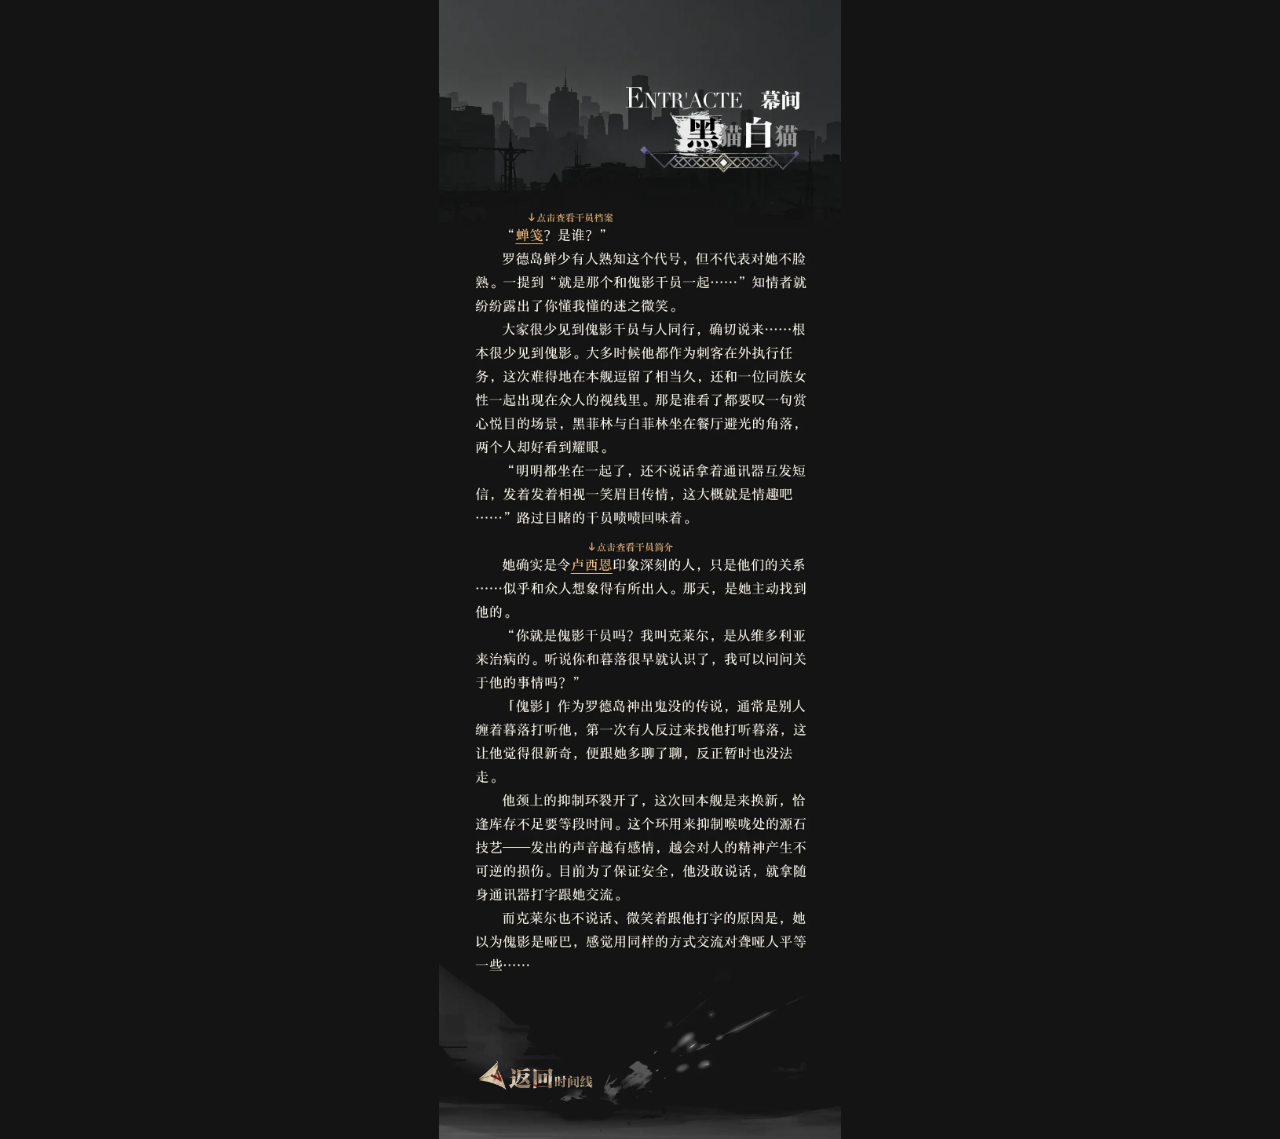
<file: index.html>
<!DOCTYPE html>
<html lang="zh">
<head>
<meta charset="UTF-8">
<meta name="viewport" content="width=device-width, initial-scale=1.0, maximum-scale=1.0, user-scalable=no">
<meta name="theme-color" content="#141414">
<link rel="stylesheet" href="css/style.css">
<title>Entr'acte ｜ 黑猫白猫</title>
<style>
  .page {
    width: 100%;
    max-width: 402px;
    margin: 0 auto;
  }

  /* 长图和按钮的共同容器，宽度跟长图一致 */
  .image-wrap {
    position: relative;
    width: 100%;
  }

  .image-wrap img.long {
    display: block;
    width: 100%;
    height: auto;
  }

  #hs-vellum {
    left: 15.72%;
    top: 18.71%;
    width: 13.87%;
    height: 3.51%;
  }

  #hs-lucian {
    left: 31.05%;
    top: 47.62%;
    width: 14.06%;
    height: 3.48%;
  }
</style>
</head>
<body>

<div class="page">
  <div class="image-wrap">
    <img class="long" src="assets/entracte.webp" alt="首页">

    <div class="hotspot" id="hs-vellum"></div>
    <div class="hotspot" id="hs-lucian"></div>

    <div class="bottom-bar">
      <a href="catalog.html">
        <img class="backicon" src="assets/backicon.webp" alt="进入目录">
      </a>
    </div>
  </div>

  <div class="popup-overlay" id="popup-vellum">
    <img src="assets/profile_vellum.webp" alt="弹窗">
  </div>
  <div class="popup-overlay" id="popup-lucian">
    <img src="assets/popup_lucian.webp" alt="弹窗">
  </div>
</div>

<script src="js/main.js"></script>
<script>
  const pairs = [
    { hotspot: 'hs-vellum', popup: 'popup-vellum' },
    { hotspot: 'hs-lucian', popup: 'popup-lucian' }
  ];

  pairs.forEach(function (pair) {
    const hs = document.getElementById(pair.hotspot);
    const popup = document.getElementById(pair.popup);
    if (!hs || !popup) return;

    hs.addEventListener('click', function (e) {
      e.stopPropagation();
      popup.classList.add('show');
    });
  });
</script>

</body>
</html>
</file>
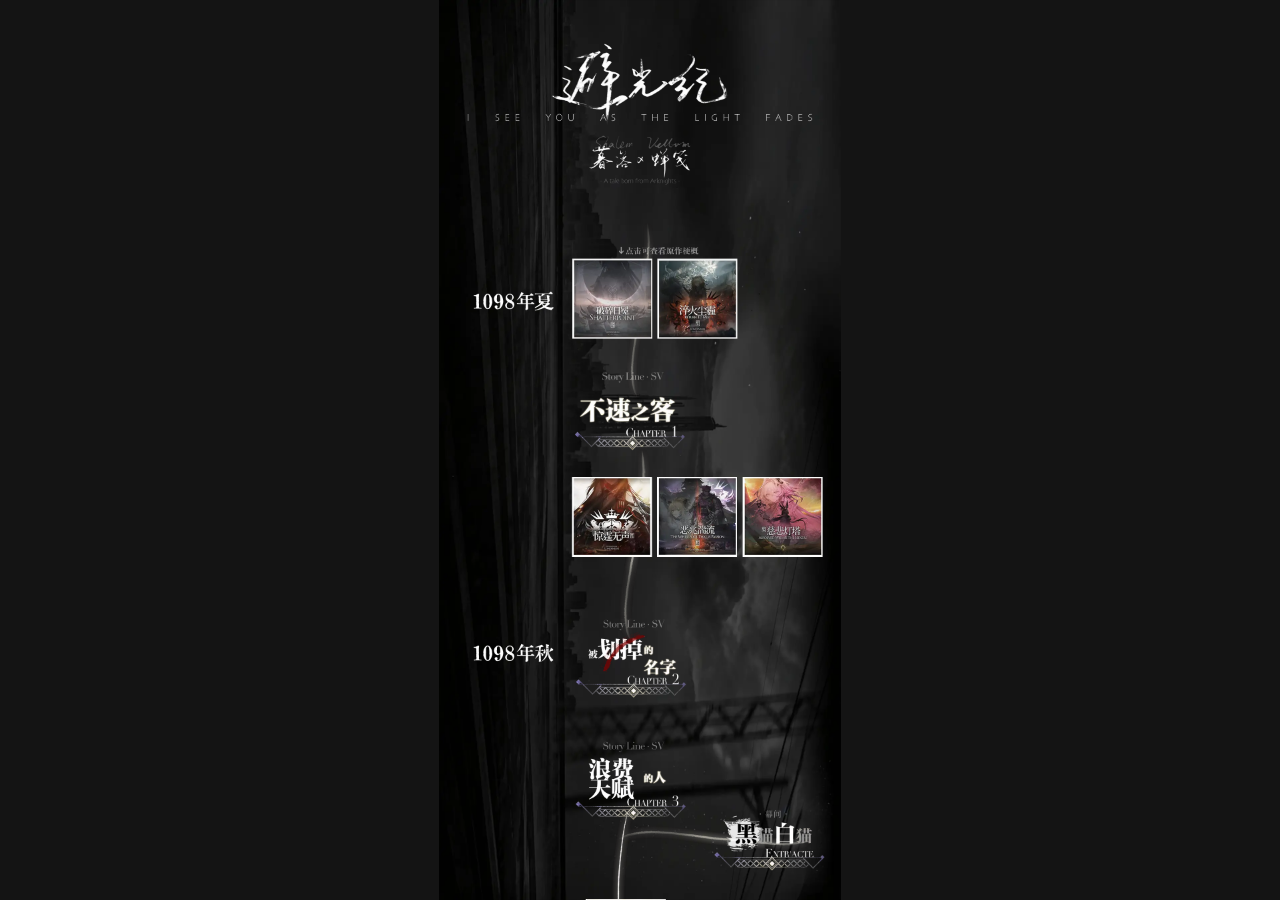
<file: catalog.html>
<!DOCTYPE html>
<html lang="zh">

<head>
  <meta charset="UTF-8">
  <meta name="viewport" content="width=device-width, initial-scale=1.0, maximum-scale=1.0, user-scalable=no">
  <meta name="theme-color" content="#141414">
  <link rel="stylesheet" href="css/style.css">
  <title>避光纪 · I see you as the light fades</title>
  <style>
    html,
    body {
      height: 100%;
      overflow: hidden;
    }

    /* 外壳：限制手机宽度 */
    .phone {
      position: relative;
      width: 100%;
      max-width: 402px;
      height: 100vh;
      margin: 0 auto;
      overflow: hidden;
    }

    /* 底层背景：拉伸填满，不滚动 */
    .bg {
      position: absolute;
      top: 0;
      left: 0;
      width: 100%;
      height: 100%;
      object-fit: fill;
      z-index: 0;
    }

    /* 顶部标题：固定在顶部，不滚动 */
    .title {
      position: absolute;
      top: 1vw;
      left: 0;
      width: 100%;
      display: block;
      z-index: 1;
    }

    /* 时间线滚动容器 */
    .timeline-wrap {
      position: absolute;
      left: 0;
      width: 100%;
      top: 23%;
      bottom: 0;
      overflow-y: auto;
      -webkit-overflow-scrolling: touch;
      z-index: 2;
      -webkit-mask-image: linear-gradient(to bottom, transparent 0%, black 8%);
      mask-image: linear-gradient(to bottom, transparent 0%, black 8%);
    }

    /* 内层：宽度=图宽，高度由图撑开，作为热区定位基准 */
    .timeline-inner {
      position: relative;
      width: 100%;
    }

    .timeline-inner>img.timeline-img {
      display: block;
      width: 100%;
      height: auto;
    }

    #hs-londinium {
      left: 33.17%;
      top: 1.75%;
      width: 40.88%;
      height: 4.53%;
    }

    #hs-londinium_2 {
      left: 33.42%;
      top: 12.91%;
      width: 61.77%;
      height: 3.70%;
    }

    #hs-vina {
      left: 36.57%;
      top: 33.01%;
      width: 19.82%;
      height: 3.73%;
    }

    #hs-entracte {
      left: 69.65%;
      top: 28.68%;
      width: 25.62%;
      height: 2.89%;
    }

    #hs-cha1 {
      left: 34.08%;
      top: 7.83%;
      width: 26.70%;
      height: 3.65%;
    }

    #hs-cha2 {
      left: 35.49%;
      top: 19.69%;
      width: 25.87%;
      height: 3.54%;
    }

    #hs-cha3 {
      left: 35.49%;
      top: 25.50%;
      width: 25.87%;
      height: 3.56%;
    }

    #hs-cha4 {
      left: 35.49%;
      top: 39.44%;
      width: 25.87%;
      height: 3.64%;
    }

    #hs-cha5 {
      left: 35.49%;
      top: 46.21%;
      width: 25.87%;
      height: 3.52%;
    }

    #hs-cha6 {
      left: 35.49%;
      top: 51.25%;
      width: 25.87%;
      height: 3.48%;
    }

    #hs-cha7 {
      left: 66.34%;
      top: 90.76%;
      width: 24.38%;
      height: 3.59%;
    }

    #hs-act-or-die {
      left: 37.81%;
      top: 57.89%;
      width: 19.40%;
      height: 3.76%;
    }

    #hs-15-disrecombin {
      left: 37.81%;
      top: 75.98%;
      width: 19.40%;
      height: 3.70%;
    }

    #hs-16-abnormal-spectrum {
      left: 37.81%;
      top: 82.55%;
      width: 19.40%;
      height: 3.65%;
    }

    #hs-17-critical-phasetrans {
      left: 37.81%;
      top: 90.60%;
      width: 19.40%;
      height: 3.73%;
    }
  </style>
</head>

<body>

  <div class="phone">
    <img class="bg" src="assets/catalog_bg.webp" alt="背景">
    <img class="title" src="assets/catalog_title.webp" alt="标题">

    <div class="timeline-wrap">
      <div class="timeline-inner">
        <img class="timeline-img" src="assets/catalog_timeline.webp" alt="时间线">
        <div class="hotspot" id="hs-londinium"></div>
        <div class="hotspot" id="hs-londinium_2"></div>
        <div class="hotspot" id="hs-vina"></div>
        <div class="hotspot" id="hs-act-or-die"></div>
        <div class="hotspot" id="hs-15-disrecombin"></div>
        <div class="hotspot" id="hs-16-abnormal-spectrum"></div>
        <div class="hotspot" id="hs-17-critical-phasetrans"></div>
        <a href="index.html" class="hotspot" id="hs-entracte"></a>
        <a href="cha1.html" class="hotspot" id="hs-cha1"></a>
        <a href="cha2.html" class="hotspot" id="hs-cha2"></a>
        <a href="cha3.html" class="hotspot" id="hs-cha3"></a>
        <a href="cha4.html" class="hotspot" id="hs-cha4"></a>
        <a href="cha5.html" class="hotspot" id="hs-cha5"></a>
        <a href="cha6.html" class="hotspot" id="hs-cha6"></a>
        <a href="cha7.html" class="hotspot" id="hs-cha7"></a>

      </div>
    </div>

    <div class="popup-overlay" id="popup-londinium">
      <img src="assets/popup_londinium.webp" alt="弹窗">
    </div>
    <div class="popup-overlay" id="popup-vina">
      <img src="assets/popup_vina.webp" alt="弹窗">
    </div>
    <div class="popup-overlay" id="popup-act-or-die">
      <img src="assets/popup_act_or_die.webp" alt="弹窗">
    </div>
    <div class="popup-overlay" id="popup-15-disrecombin">
      <img src="assets/popup_15_disrecombin.webp" alt="弹窗">
    </div>
    <div class="popup-overlay" id="popup-16-abnormal-spectrum">
      <img src="assets/popup_16_abnormal_spectrum.webp" alt="弹窗">
    </div>
    <div class="popup-overlay" id="popup-17-critical-phasetrans">
      <img src="assets/popup_17_critical_phasetrans.webp" alt="弹窗">
    </div>
  </div>

  <script src="js/main.js"></script>
  <script>
    const pairs = [
      { hotspot: 'hs-londinium', popup: 'popup-londinium' },
      { hotspot: 'hs-londinium_2', popup: 'popup-londinium' },
      { hotspot: 'hs-vina', popup: 'popup-vina' },
      { hotspot: 'hs-act-or-die', popup: 'popup-act-or-die' },
      { hotspot: 'hs-15-disrecombin', popup: 'popup-15-disrecombin' },
      { hotspot: 'hs-16-abnormal-spectrum', popup: 'popup-16-abnormal-spectrum' },
      { hotspot: 'hs-17-critical-phasetrans', popup: 'popup-17-critical-phasetrans' },
    ];

    pairs.forEach(function (pair) {
      const hs = document.getElementById(pair.hotspot);
      const popup = document.getElementById(pair.popup);
      if (!hs || !popup) return;

      hs.addEventListener('click', function (e) {
        e.stopPropagation();
        popup.classList.add('show');
      });
    });
  </script>

</body>

</html>
</file>
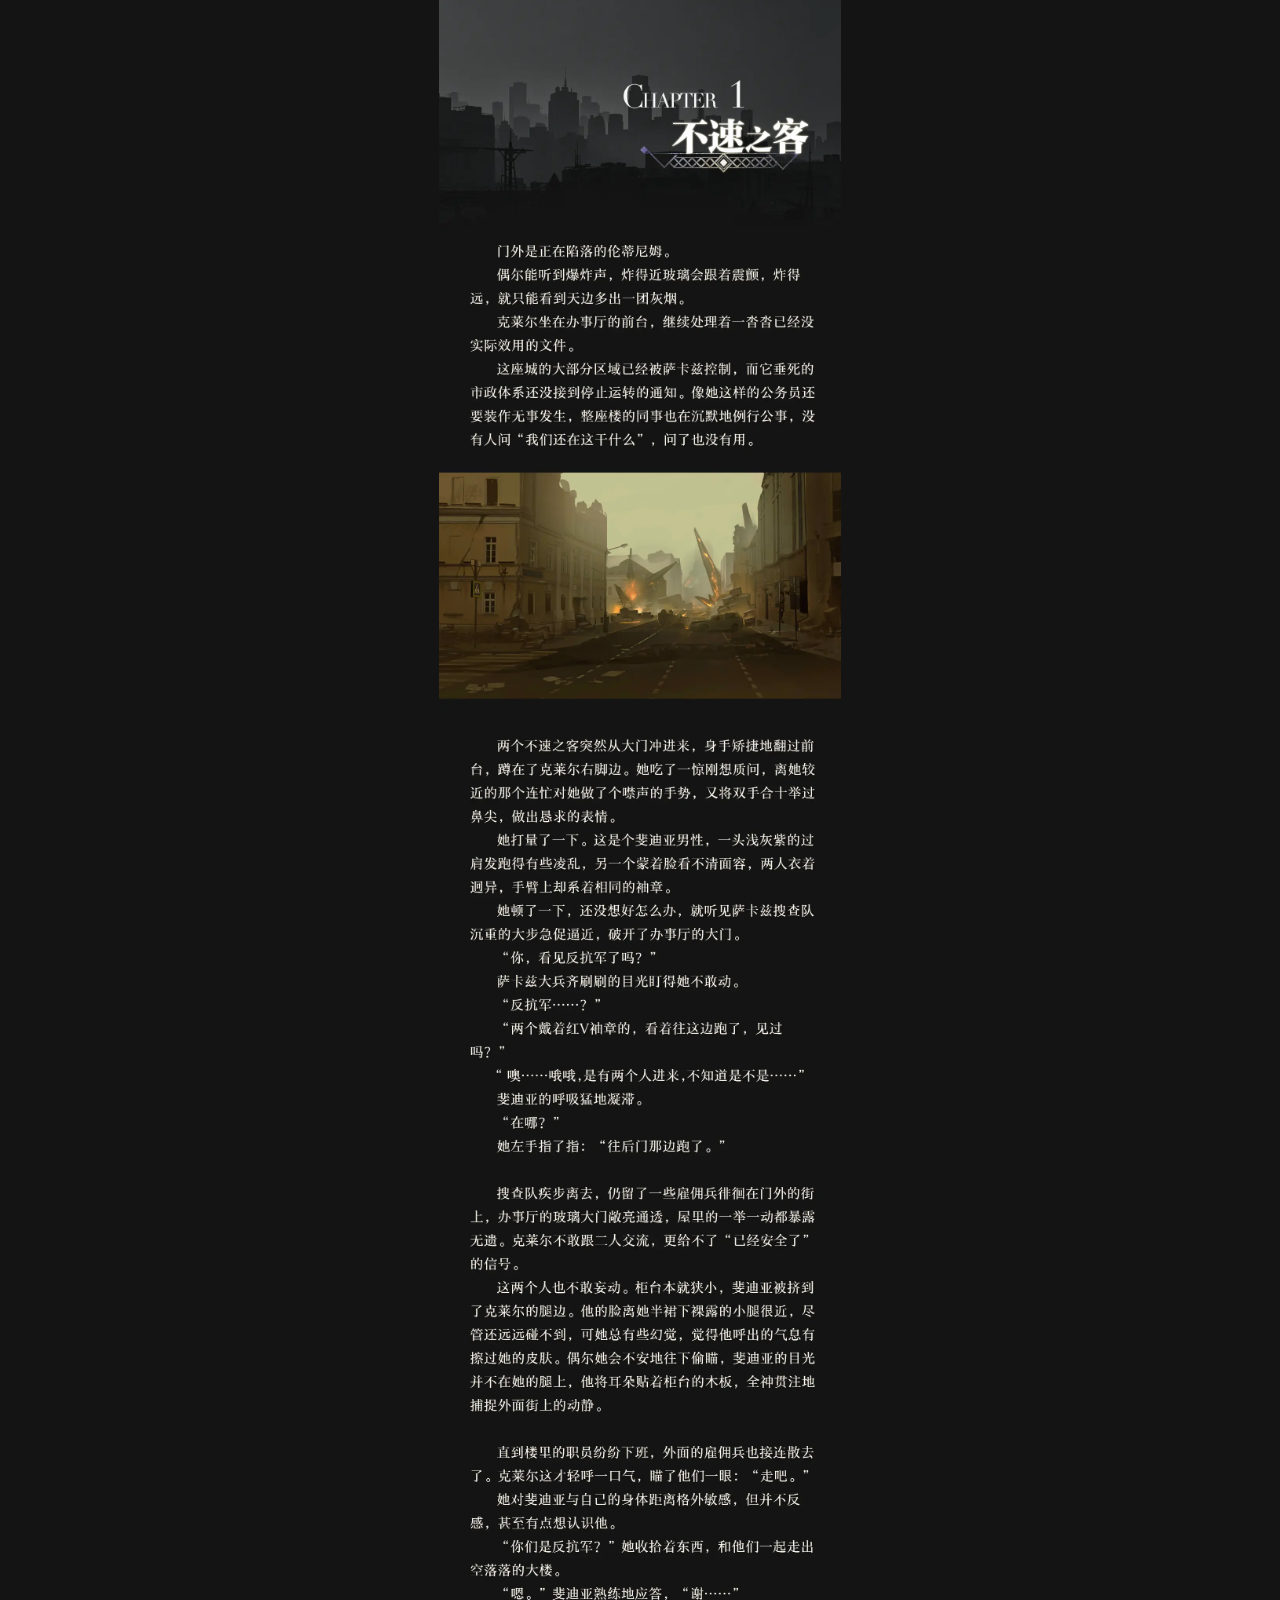
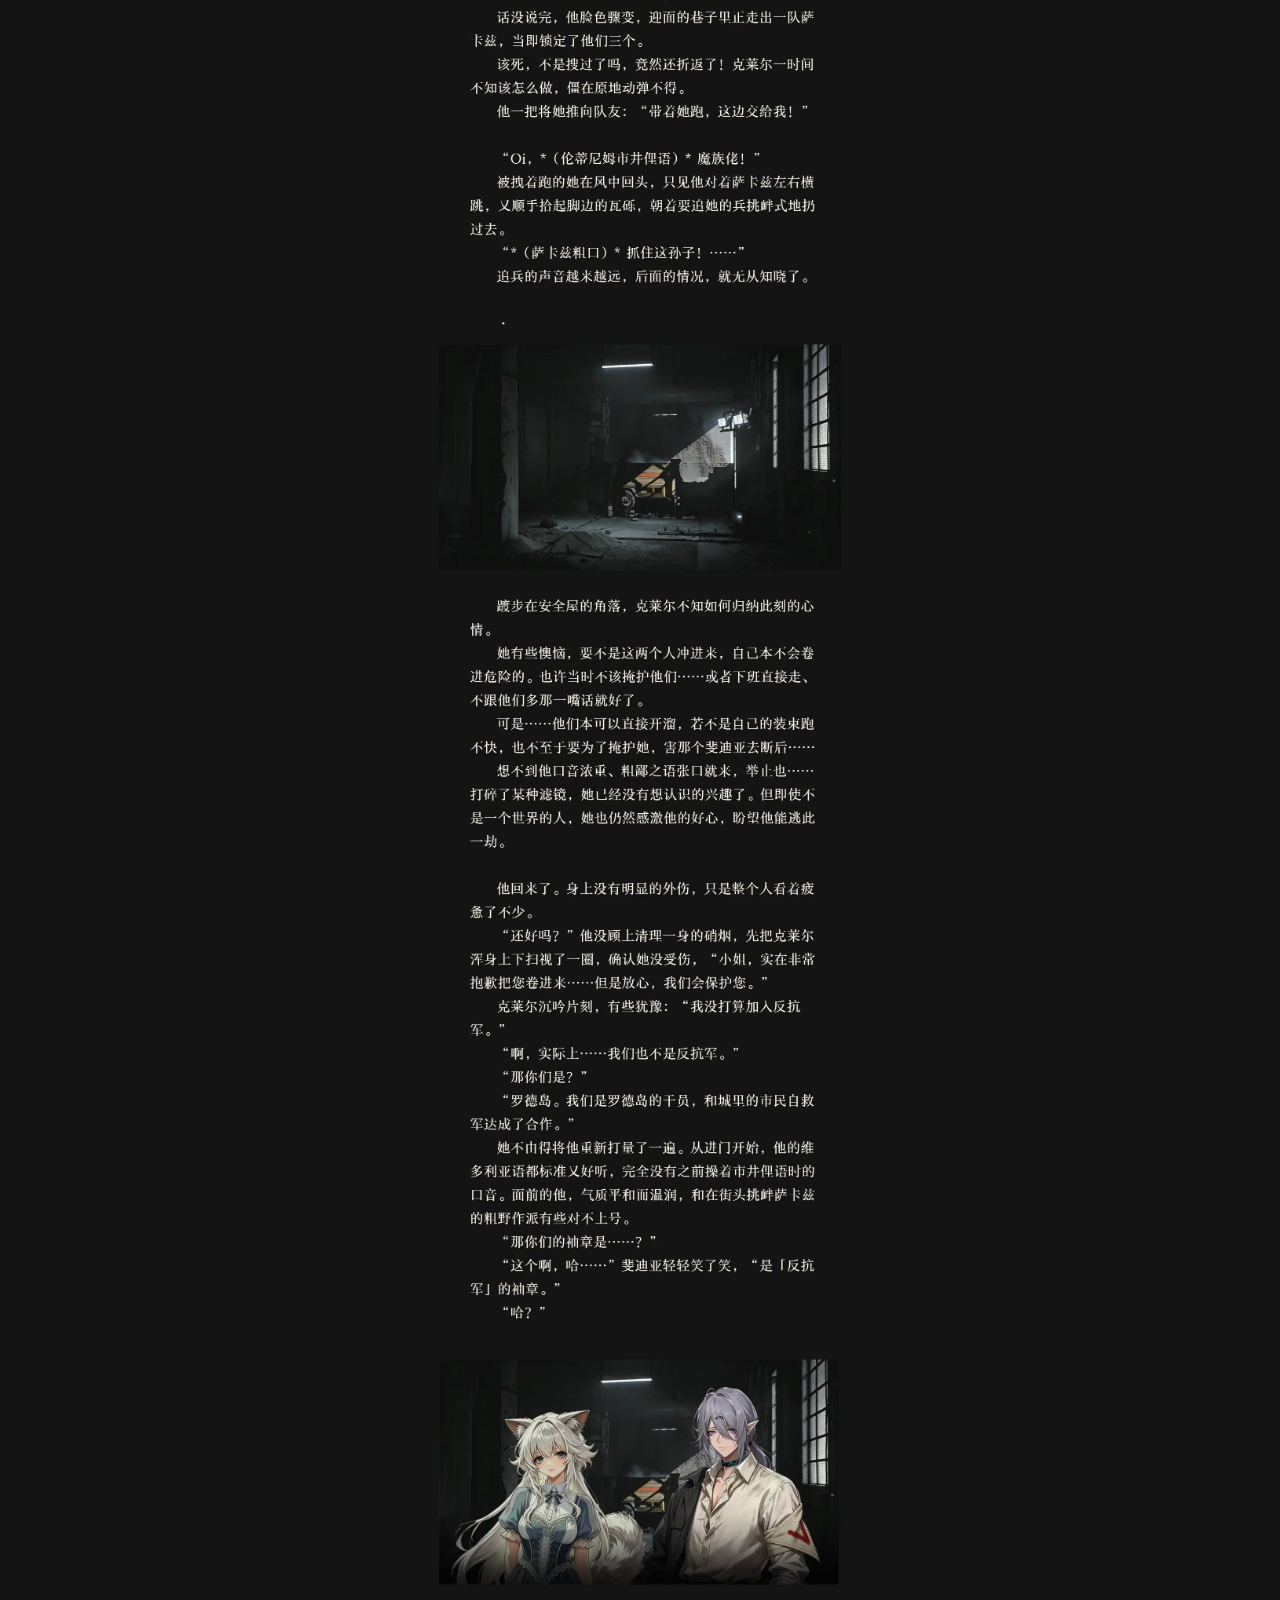
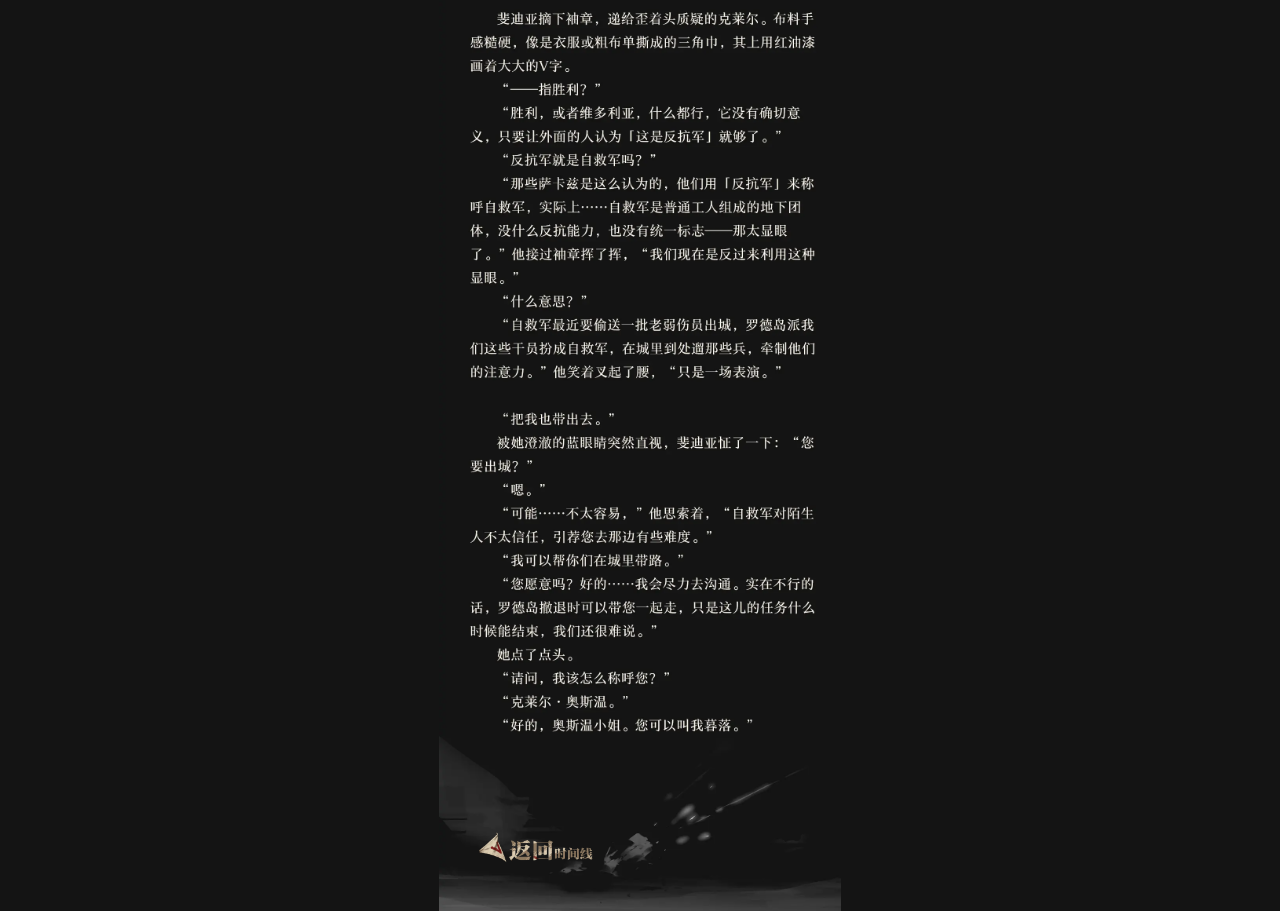
<file: cha1.html>
<!DOCTYPE html>
<html lang="zh">
<head>
<meta charset="UTF-8">
<meta name="viewport" content="width=device-width, initial-scale=1.0, maximum-scale=1.0, user-scalable=no">
<meta name="theme-color" content="#141414">
<link rel="stylesheet" href="css/style.css">
<title>Chapter 1 ｜ 不速之客</title>
<style>
  .page {
    width: 100%;
    max-width: 402px;
    margin: 0 auto;
  }

  /* 长图和按钮的共同容器，宽度跟长图一致 */
  .image-wrap {
    position: relative;
    width: 100%;
  }

  .image-wrap img.long {
    display: block;
    width: 100%;
    height: auto;
  }
</style>
</head>
<body>

<div class="page">
  <div class="image-wrap">
    <img class="long" src="assets/cha1.webp" alt="首页">
    <div class="bottom-bar">
      <a href="catalog.html">
        <img class="backicon" src="assets/backicon.webp" alt="进入目录">
      </a>
    </div>
  </div>
</div>

<script src="js/main.js"></script>

</body>
</html>
</file>
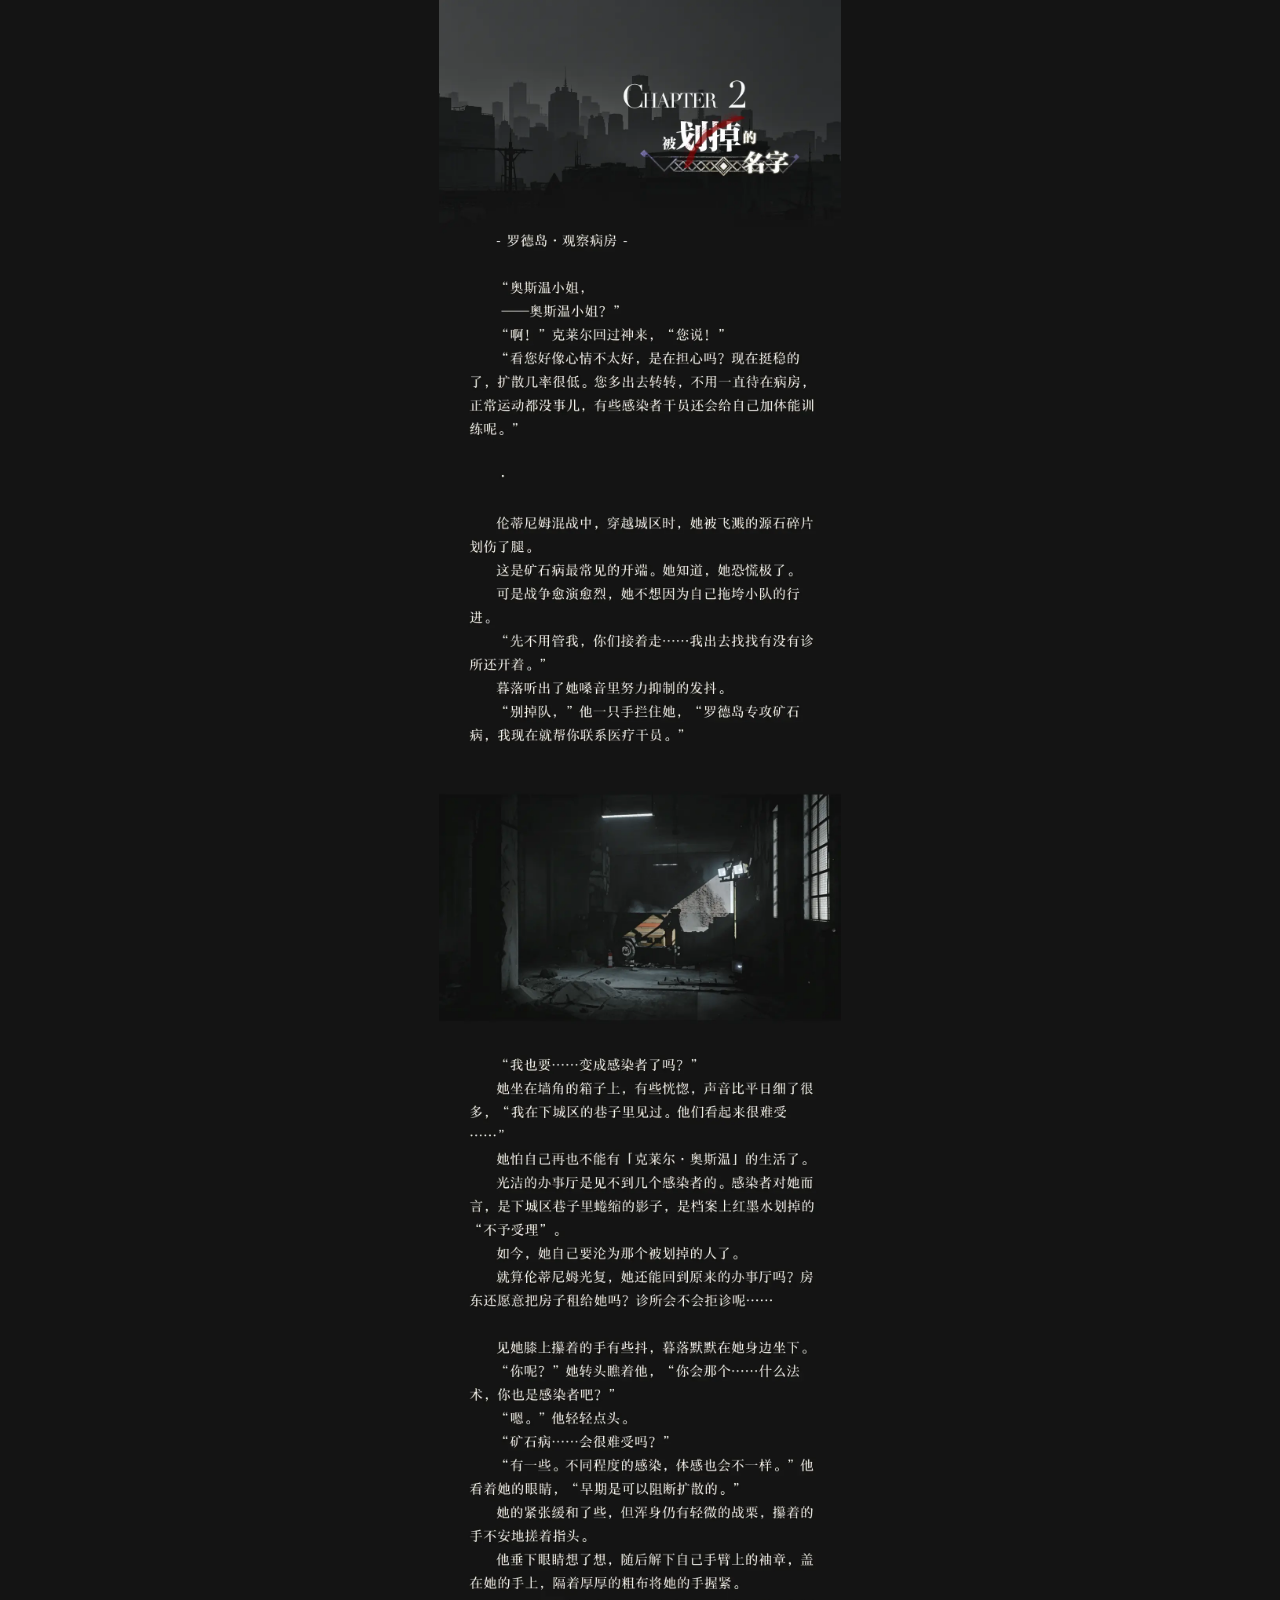
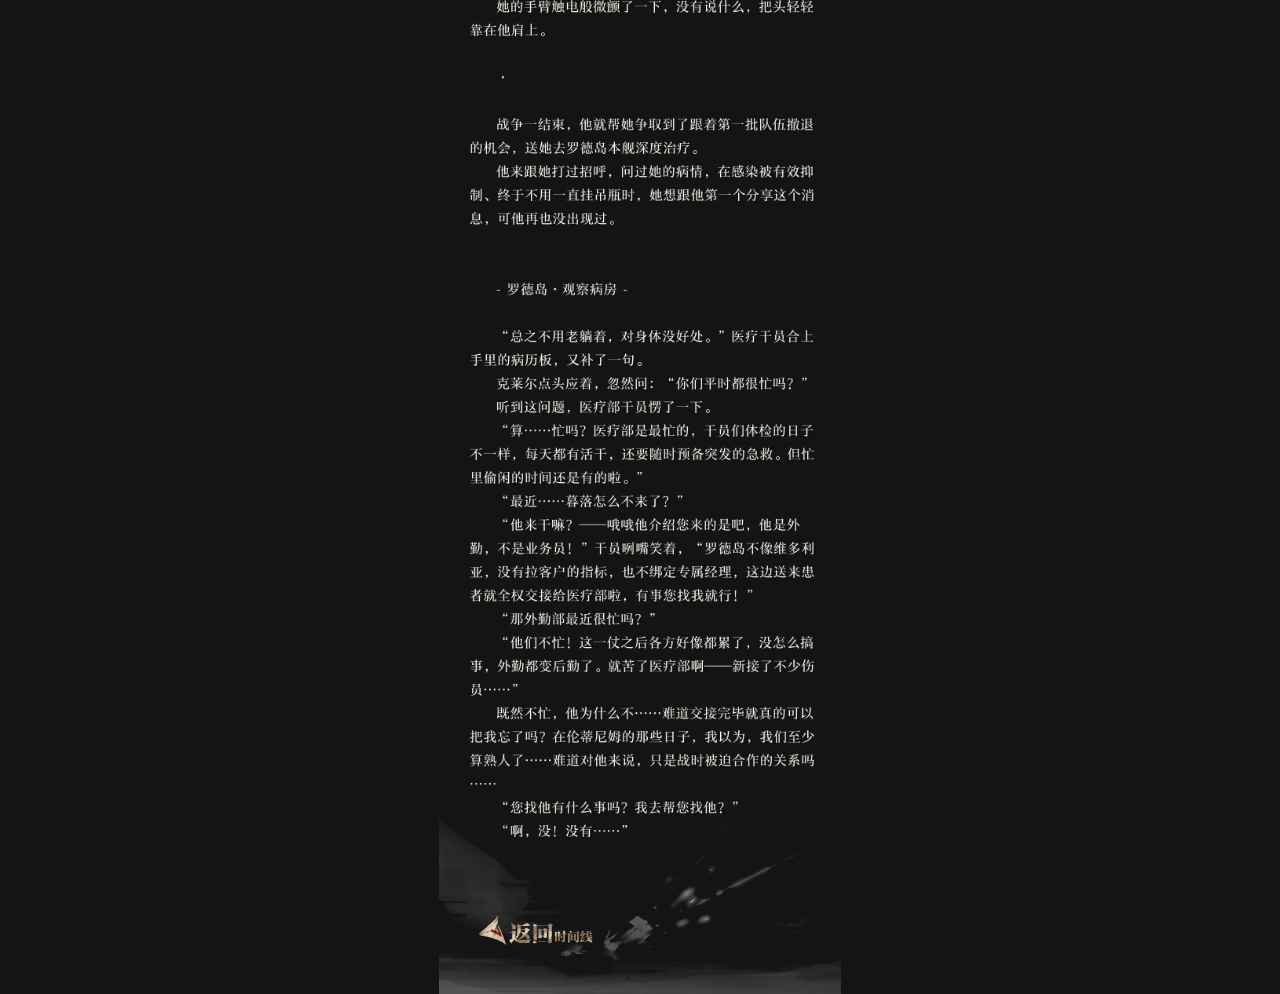
<file: cha2.html>
<!DOCTYPE html>
<html lang="zh">
<head>
<meta charset="UTF-8">
<meta name="viewport" content="width=device-width, initial-scale=1.0, maximum-scale=1.0, user-scalable=no">
<meta name="theme-color" content="#141414">
<link rel="stylesheet" href="css/style.css">
<title>Chapter 2 ｜ 被划掉的名字</title>
<style>
  .page {
    width: 100%;
    max-width: 402px;
    margin: 0 auto;
  }

  /* 长图和按钮的共同容器，宽度跟长图一致 */
  .image-wrap {
    position: relative;
    width: 100%;
  }

  .image-wrap img.long {
    display: block;
    width: 100%;
    height: auto;
  }
</style>
</head>
<body>

<div class="page">
  <div class="image-wrap">
    <img class="long" src="assets/cha2.webp" alt="首页">
    <div class="bottom-bar">
      <a href="catalog.html">
        <img class="backicon" src="assets/backicon.webp" alt="进入目录">
      </a>
    </div>
  </div>
</div>

<script src="js/main.js"></script>

</body>
</html>
</file>
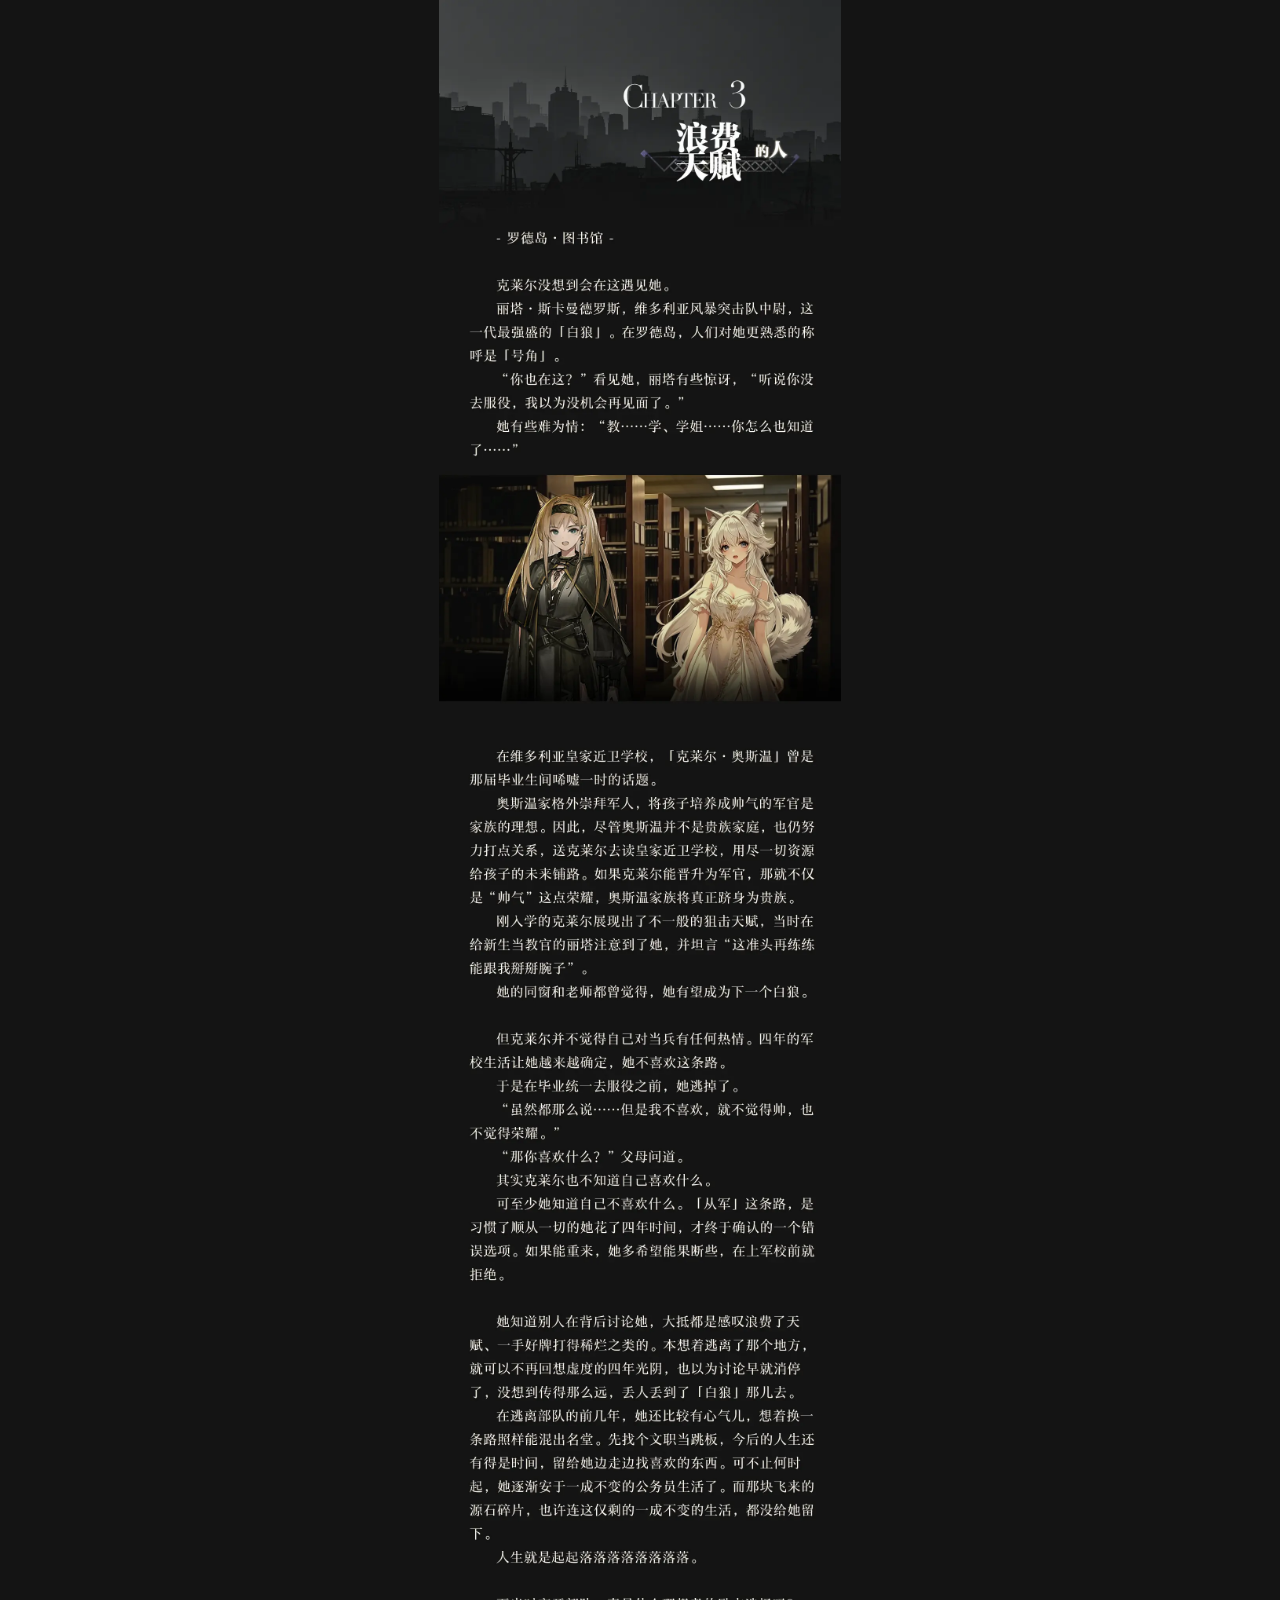
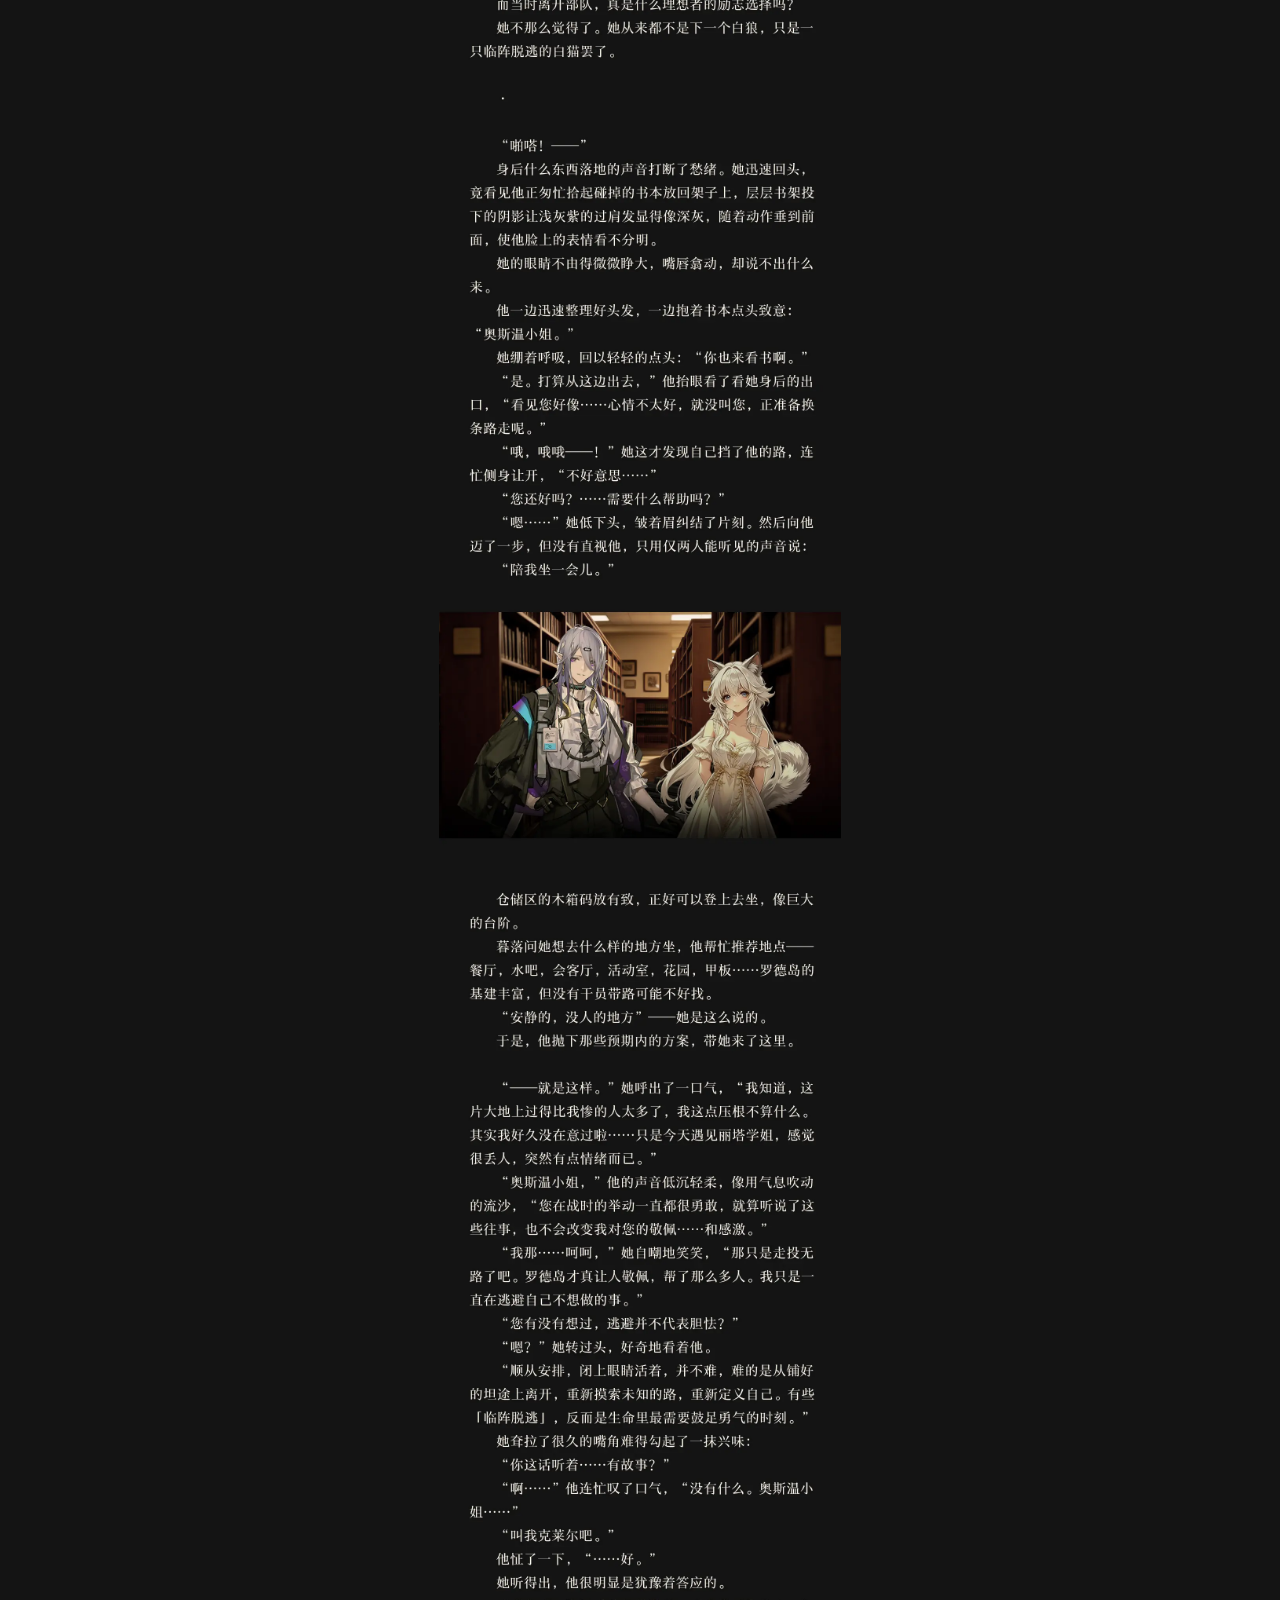
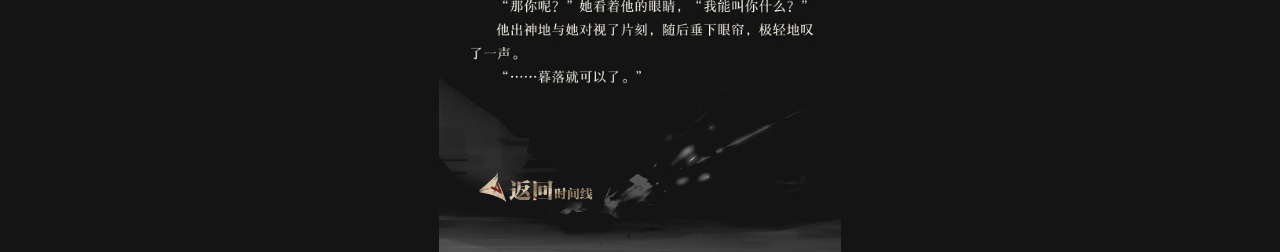
<file: cha3.html>
<!DOCTYPE html>
<html lang="zh">
<head>
<meta charset="UTF-8">
<meta name="viewport" content="width=device-width, initial-scale=1.0, maximum-scale=1.0, user-scalable=no">
<meta name="theme-color" content="#141414">
<link rel="stylesheet" href="css/style.css">
<title>Chapter 3 ｜ 浪费天赋的人</title>
<style>
  .page {
    width: 100%;
    max-width: 402px;
    margin: 0 auto;
  }

  /* 长图和按钮的共同容器，宽度跟长图一致 */
  .image-wrap {
    position: relative;
    width: 100%;
  }

  .image-wrap img.long {
    display: block;
    width: 100%;
    height: auto;
  }
</style>
</head>
<body>

<div class="page">
  <div class="image-wrap">
    <img class="long" src="assets/cha3.webp" alt="首页">
    <div class="bottom-bar">
      <a href="catalog.html">
        <img class="backicon" src="assets/backicon.webp" alt="进入目录">
      </a>
    </div>
  </div>
</div>

<script src="js/main.js"></script>

</body>
</html>
</file>
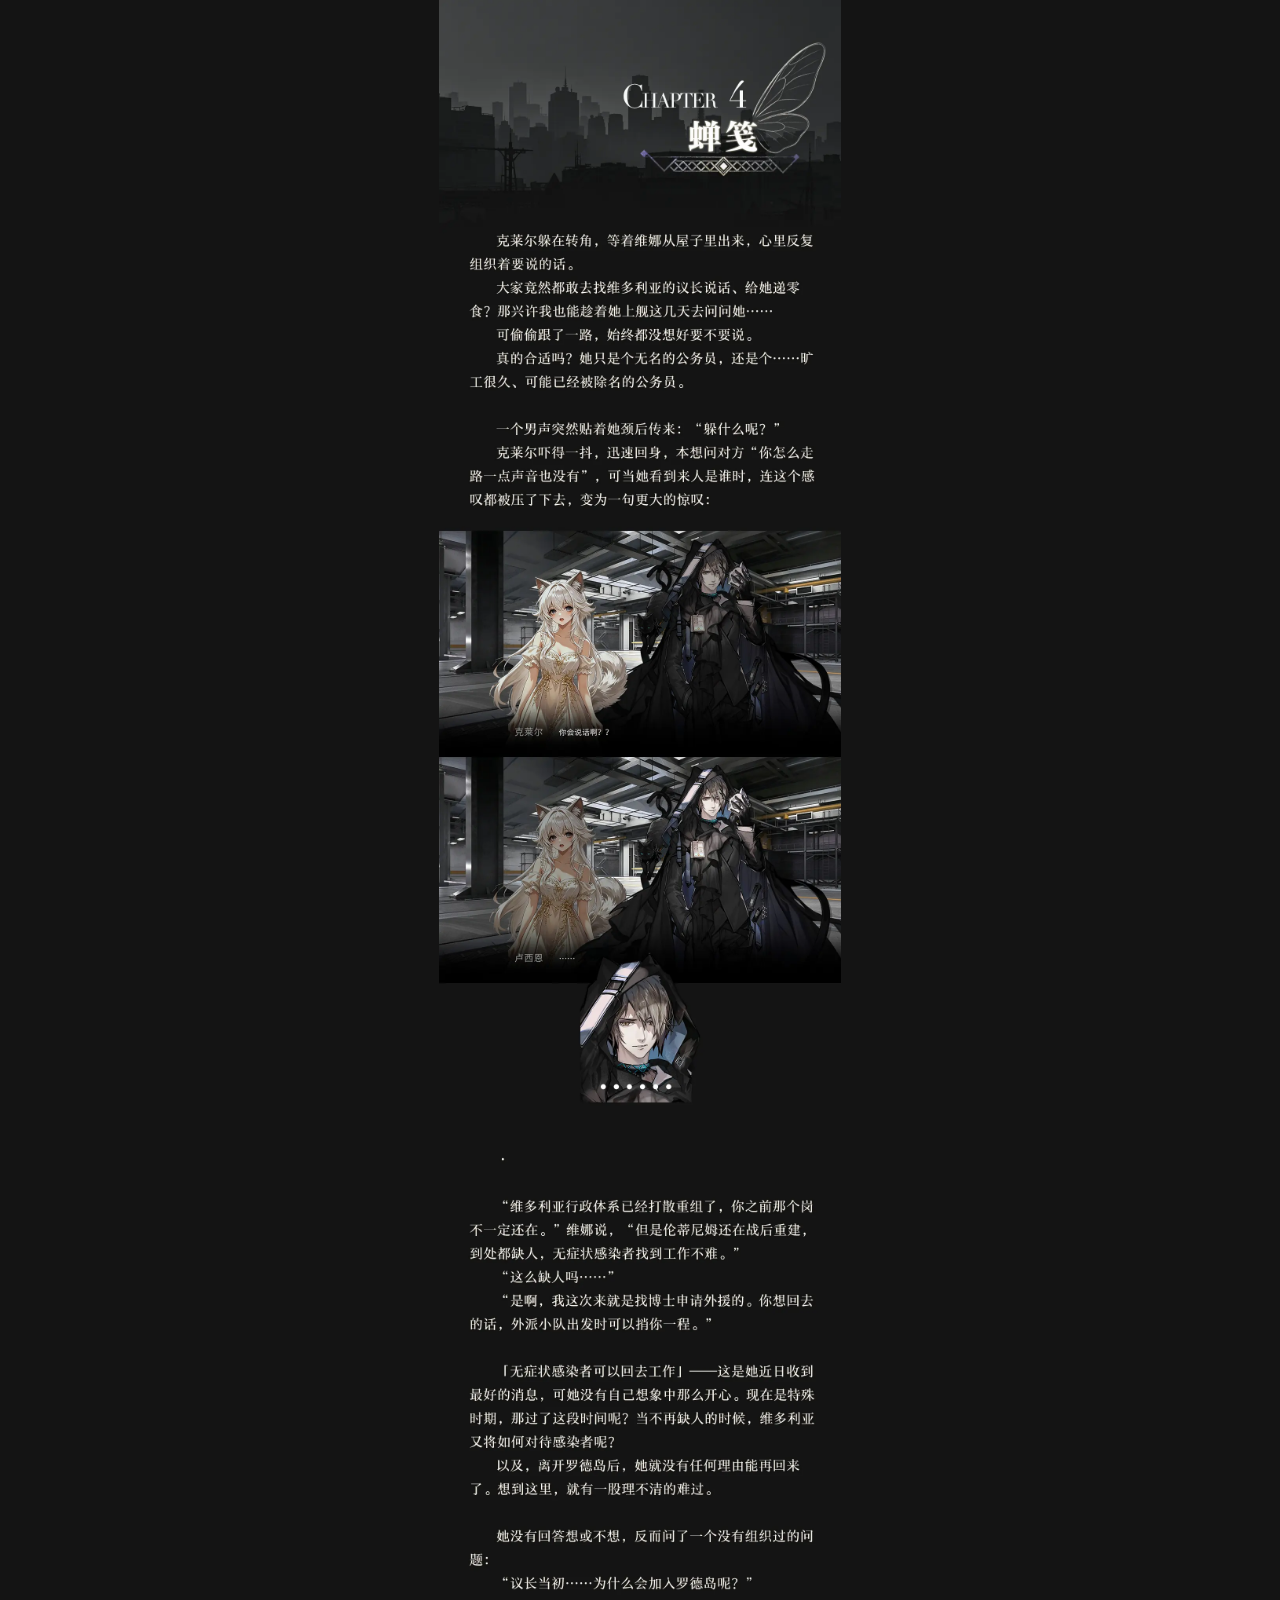
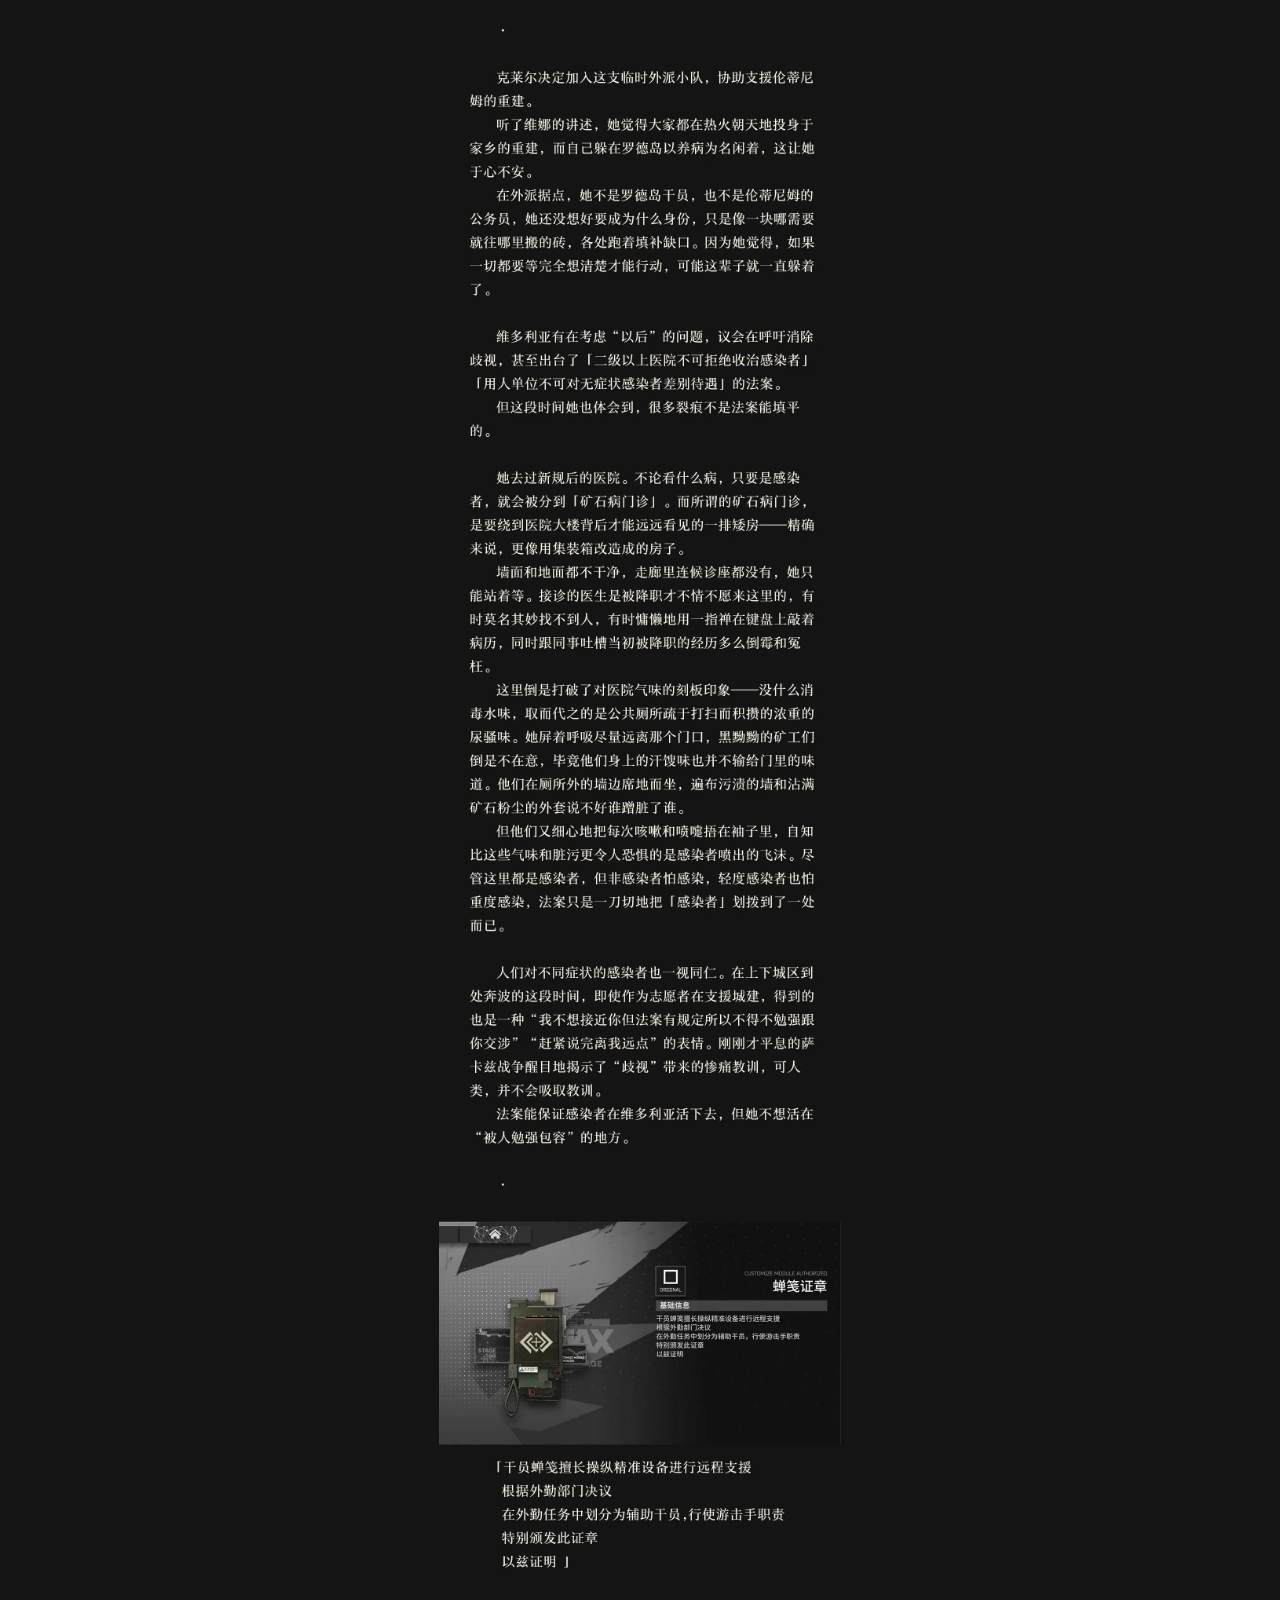
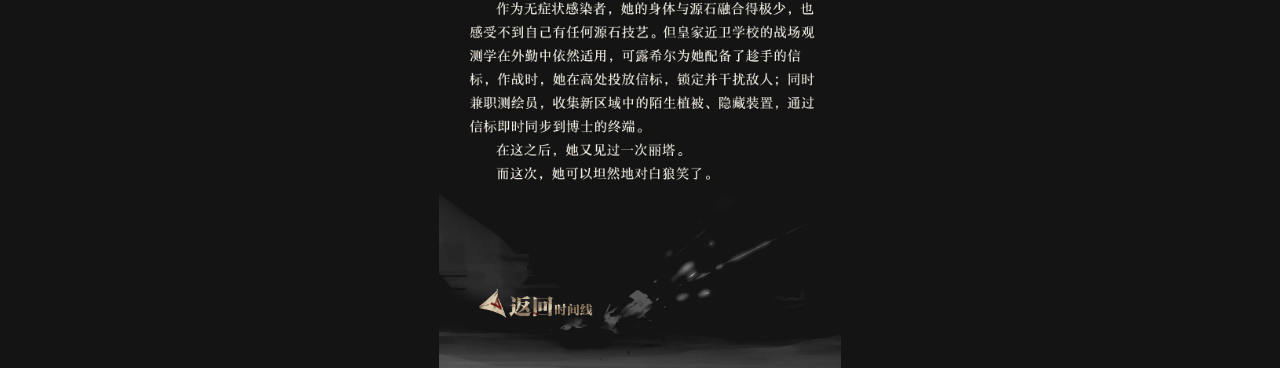
<file: cha4.html>
<!DOCTYPE html>
<html lang="zh">
<head>
<meta charset="UTF-8">
<meta name="viewport" content="width=device-width, initial-scale=1.0, maximum-scale=1.0, user-scalable=no">
<meta name="theme-color" content="#141414">
<link rel="stylesheet" href="css/style.css">
<title>Chapter 4 ｜ 蝉笺</title>
<style>
  .page {
    width: 100%;
    max-width: 402px;
    margin: 0 auto;
  }

  /* 长图和按钮的共同容器，宽度跟长图一致 */
  .image-wrap {
    position: relative;
    width: 100%;
  }

  .image-wrap img.long {
    display: block;
    width: 100%;
    height: auto;
  }
</style>
</head>
<body>

<div class="page">
  <div class="image-wrap">
    <img class="long" src="assets/cha4.webp" alt="首页">
    <div class="bottom-bar">
      <a href="catalog.html">
        <img class="backicon" src="assets/backicon.webp" alt="进入目录">
      </a>
    </div>
  </div>
</div>

<script src="js/main.js"></script>

</body>
</html>
</file>
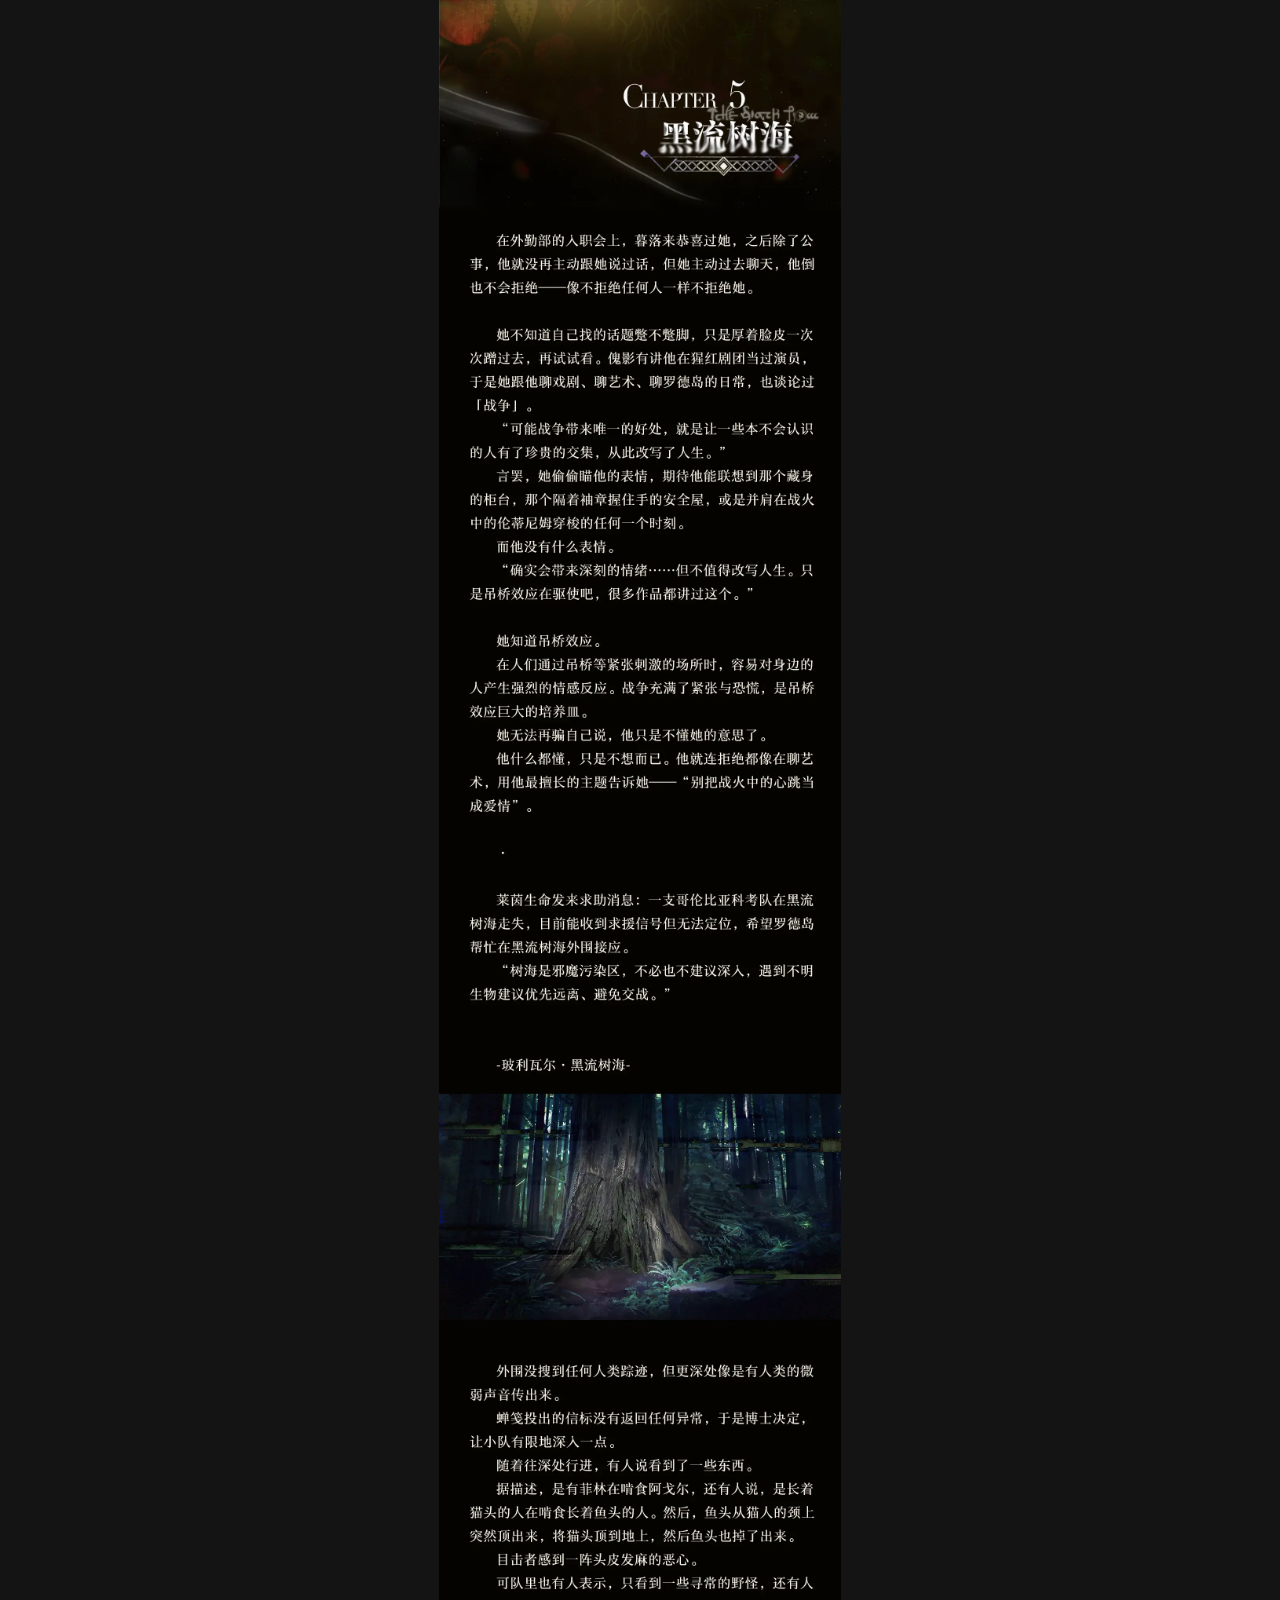
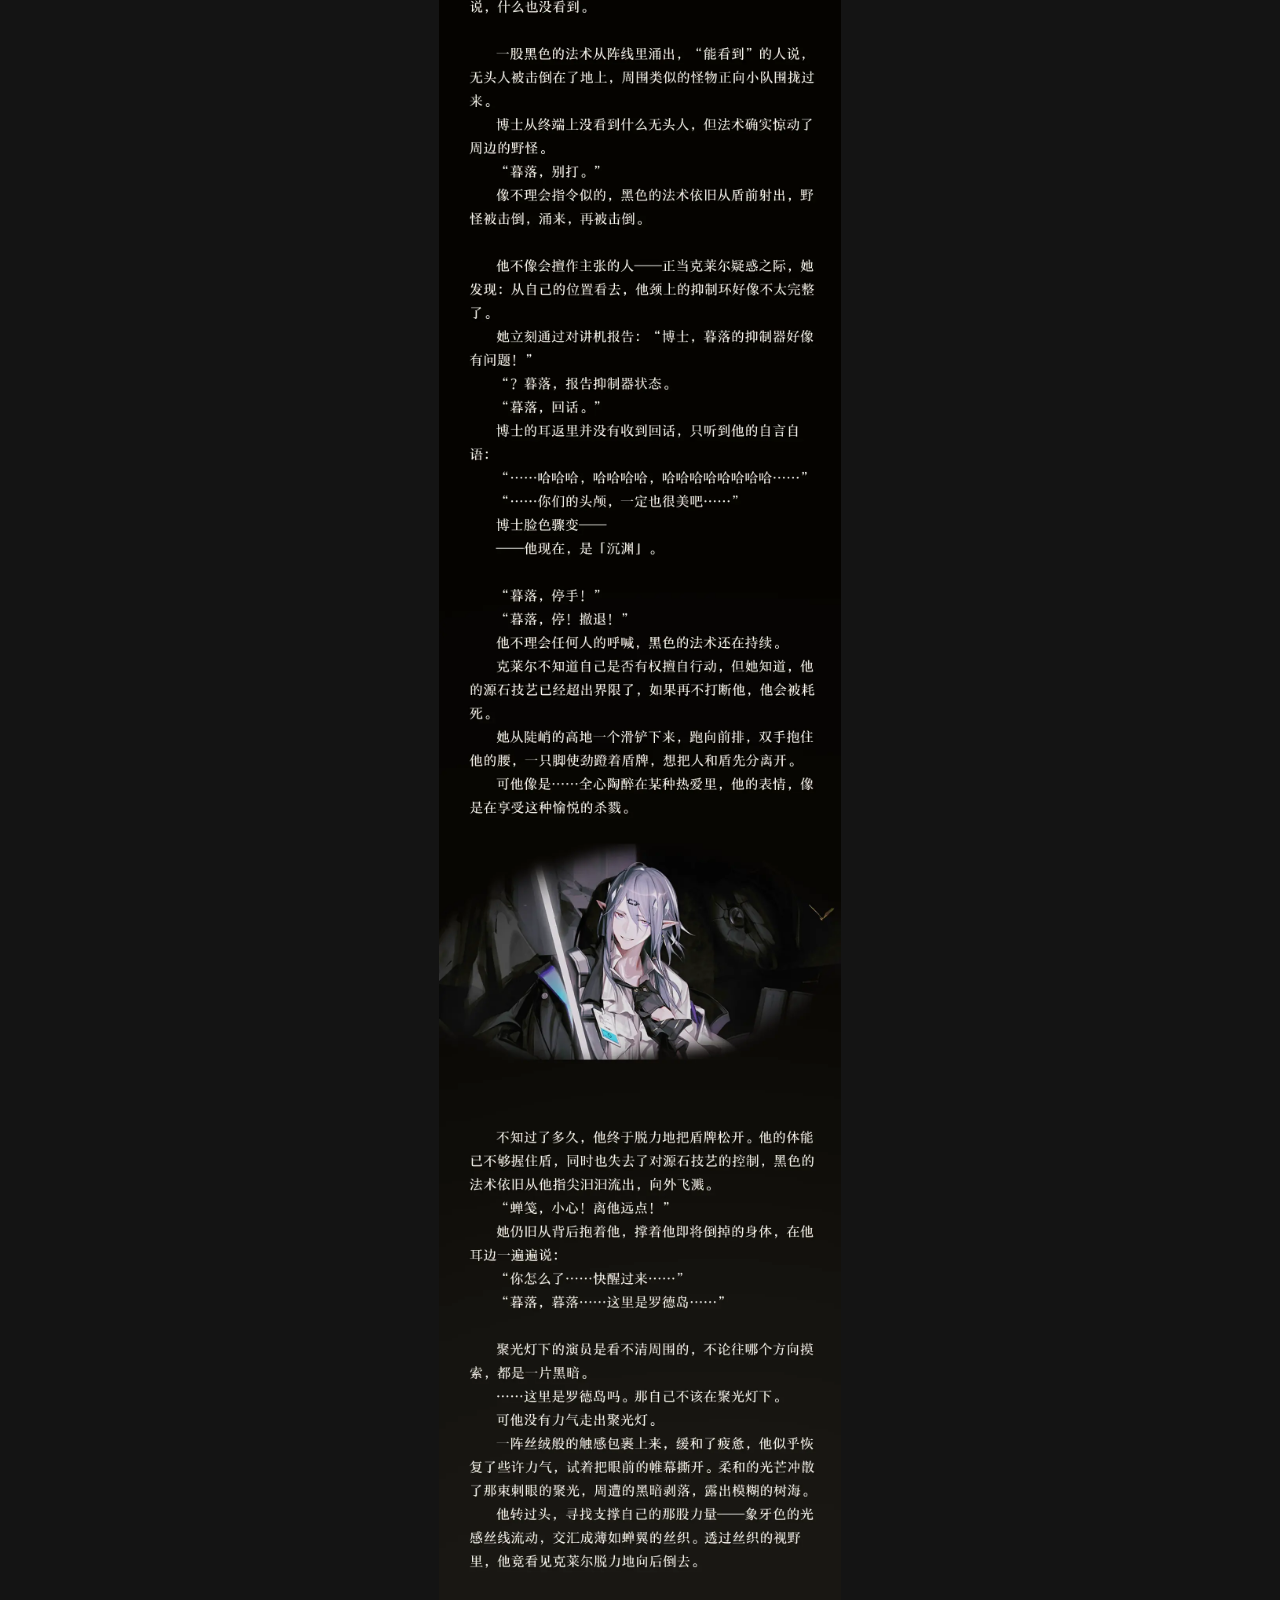
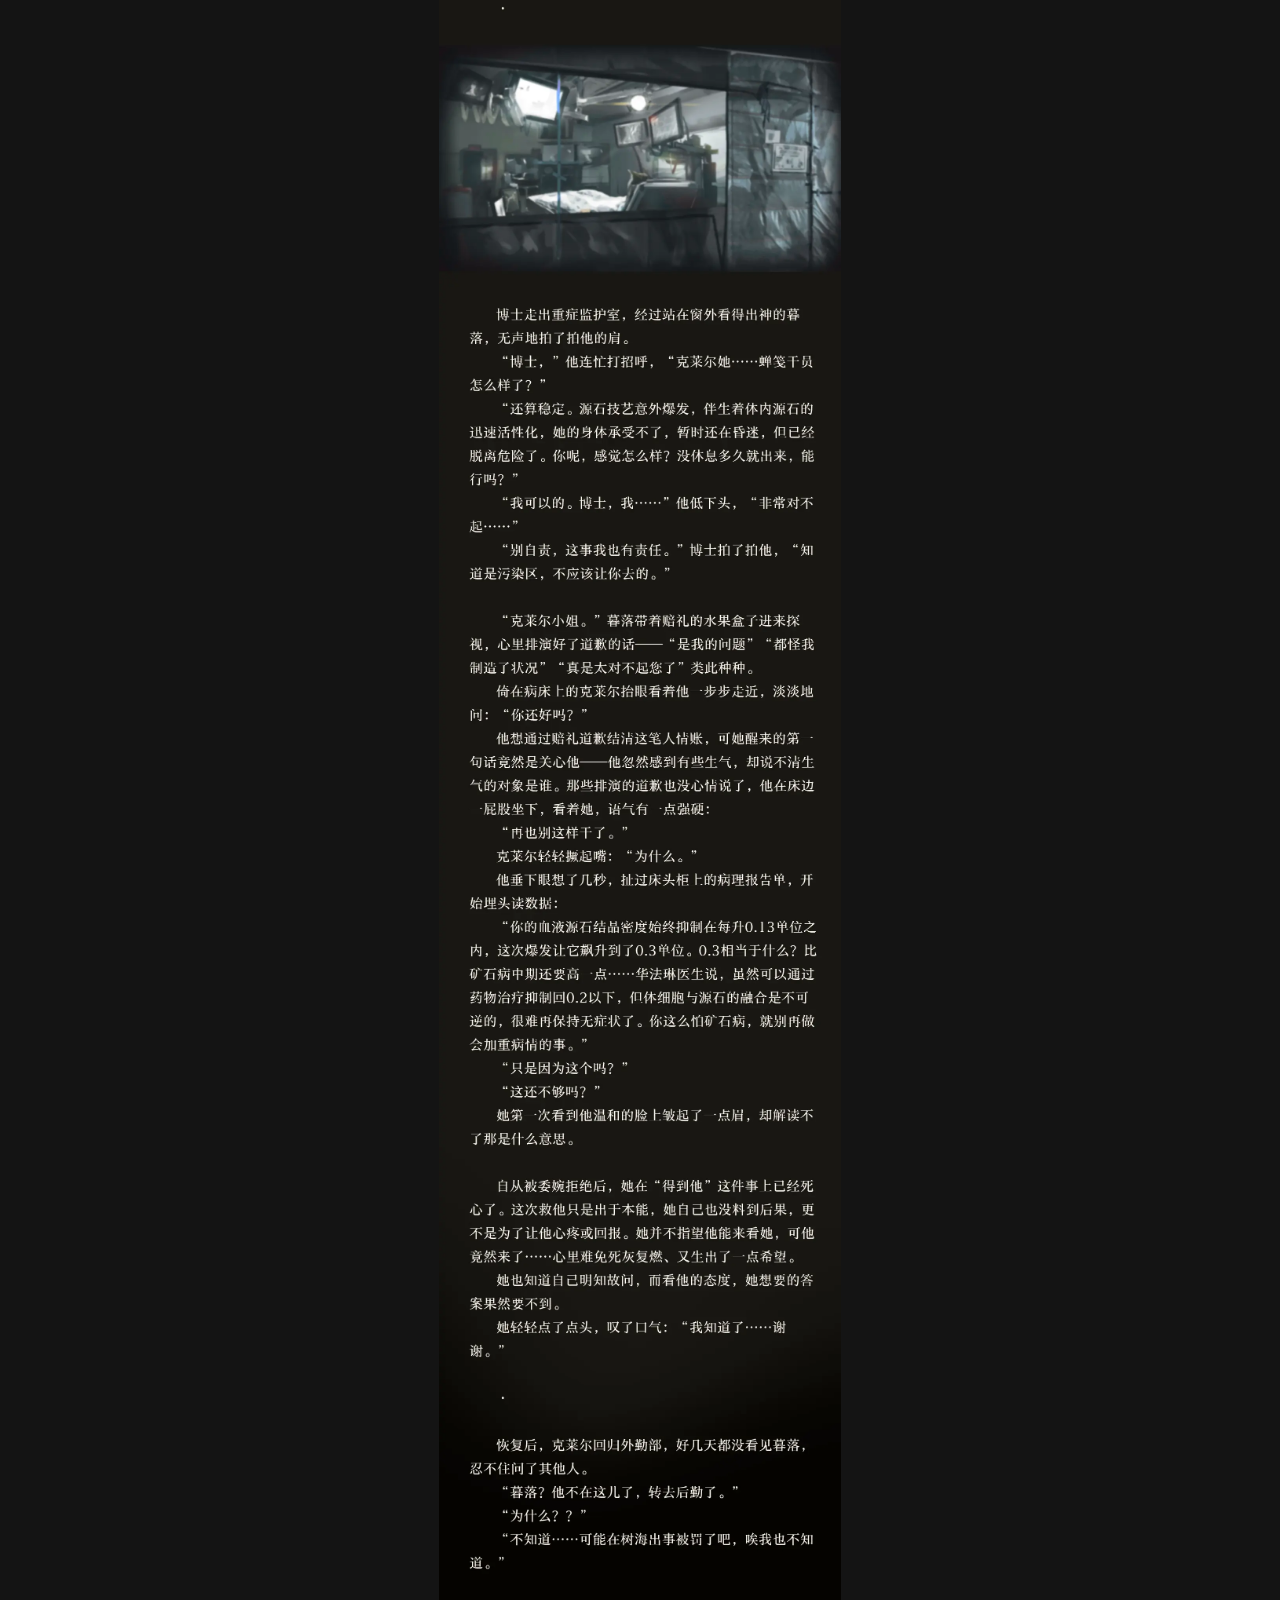
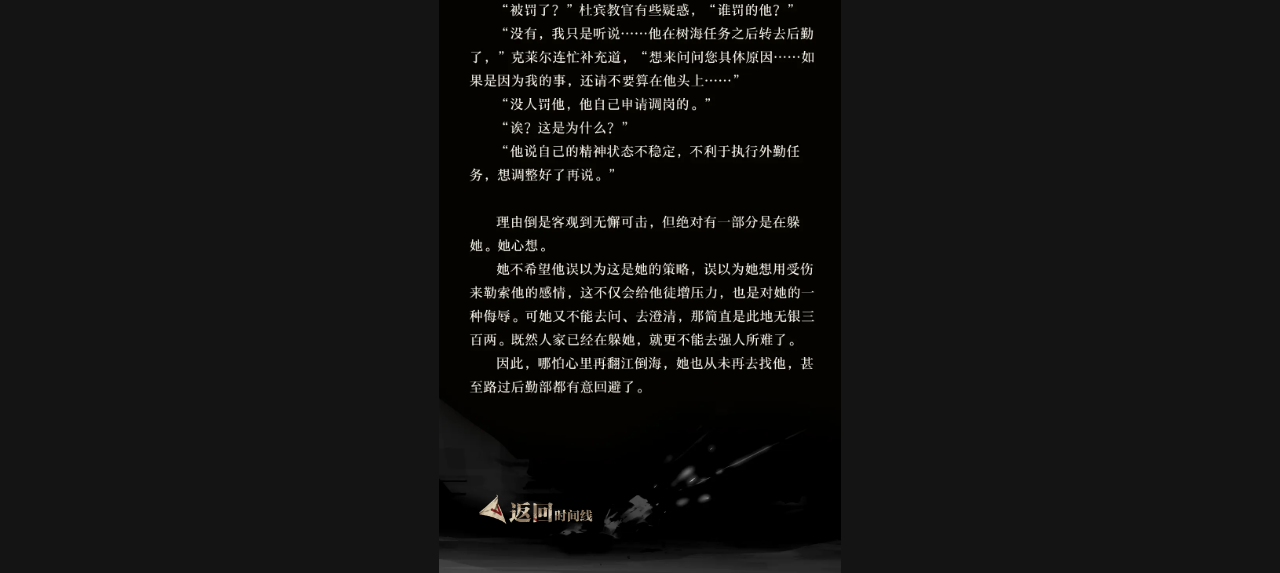
<file: cha5.html>
<!DOCTYPE html>
<html lang="zh">

<head>
  <meta charset="UTF-8">
  <meta name="viewport" content="width=device-width, initial-scale=1.0, maximum-scale=1.0, user-scalable=no">
  <meta name="theme-color" content="#141414">
  <link rel="stylesheet" href="css/style.css">
  <title>Chapter 5 ｜ 黑流树海</title>
  <style>
    .page {
      width: 100%;
      max-width: 402px;
      margin: 0 auto;
    }

    /* 长图和按钮的共同容器，宽度跟长图一致 */
    .image-wrap {
      position: relative;
      width: 100%;
    }

    .image-wrap img.long {
      display: block;
      width: 100%;
      height: auto;
    }
  </style>
</head>

<body>

  <div class="page">
    <div class="image-wrap">
      <img class="long" src="assets/cha5_a.webp" alt="第5章 上">
      <img class="long" src="assets/cha5_b.webp" alt="第5章 下">
      <div class="bottom-bar">
        <a href="catalog.html">
          <img class="backicon" src="assets/backicon.webp" alt="进入目录">
        </a>
      </div>
    </div>
  </div>

  <script src="js/main.js"></script>

</body>

</html>
</file>
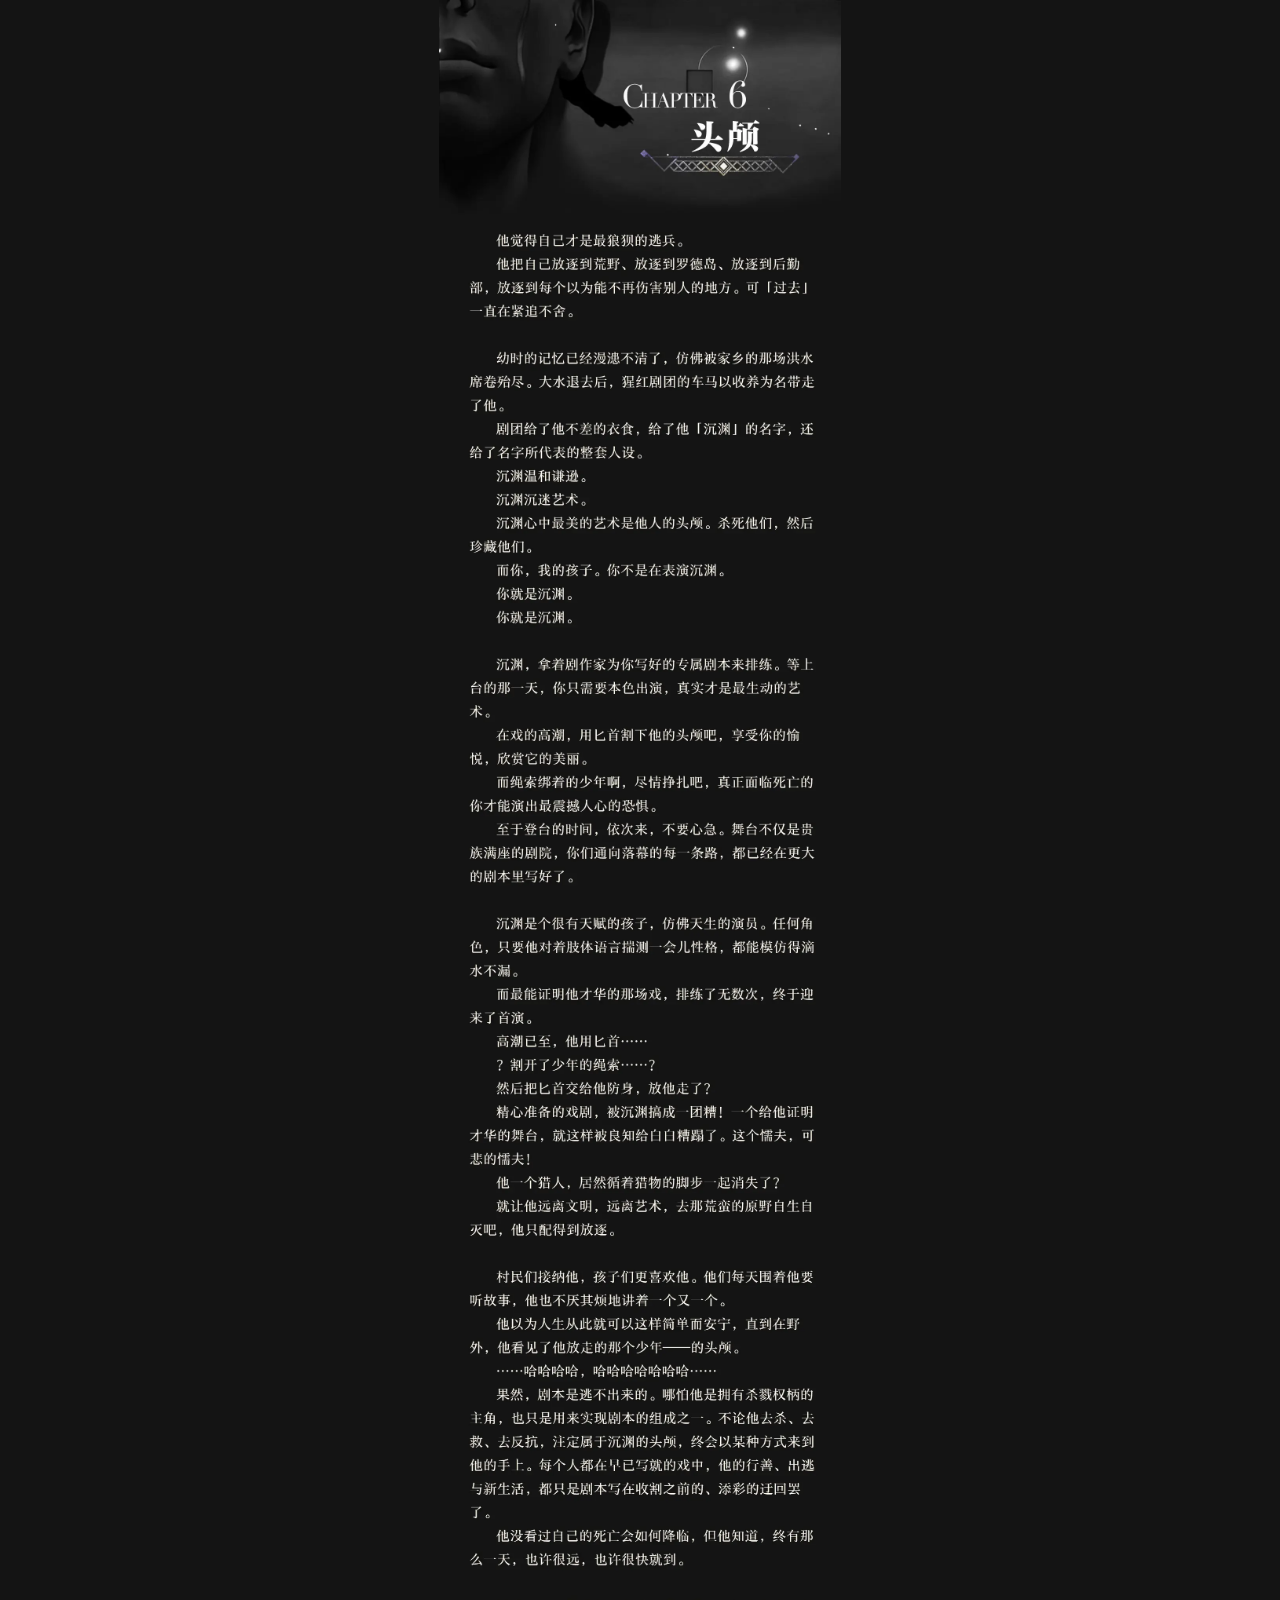
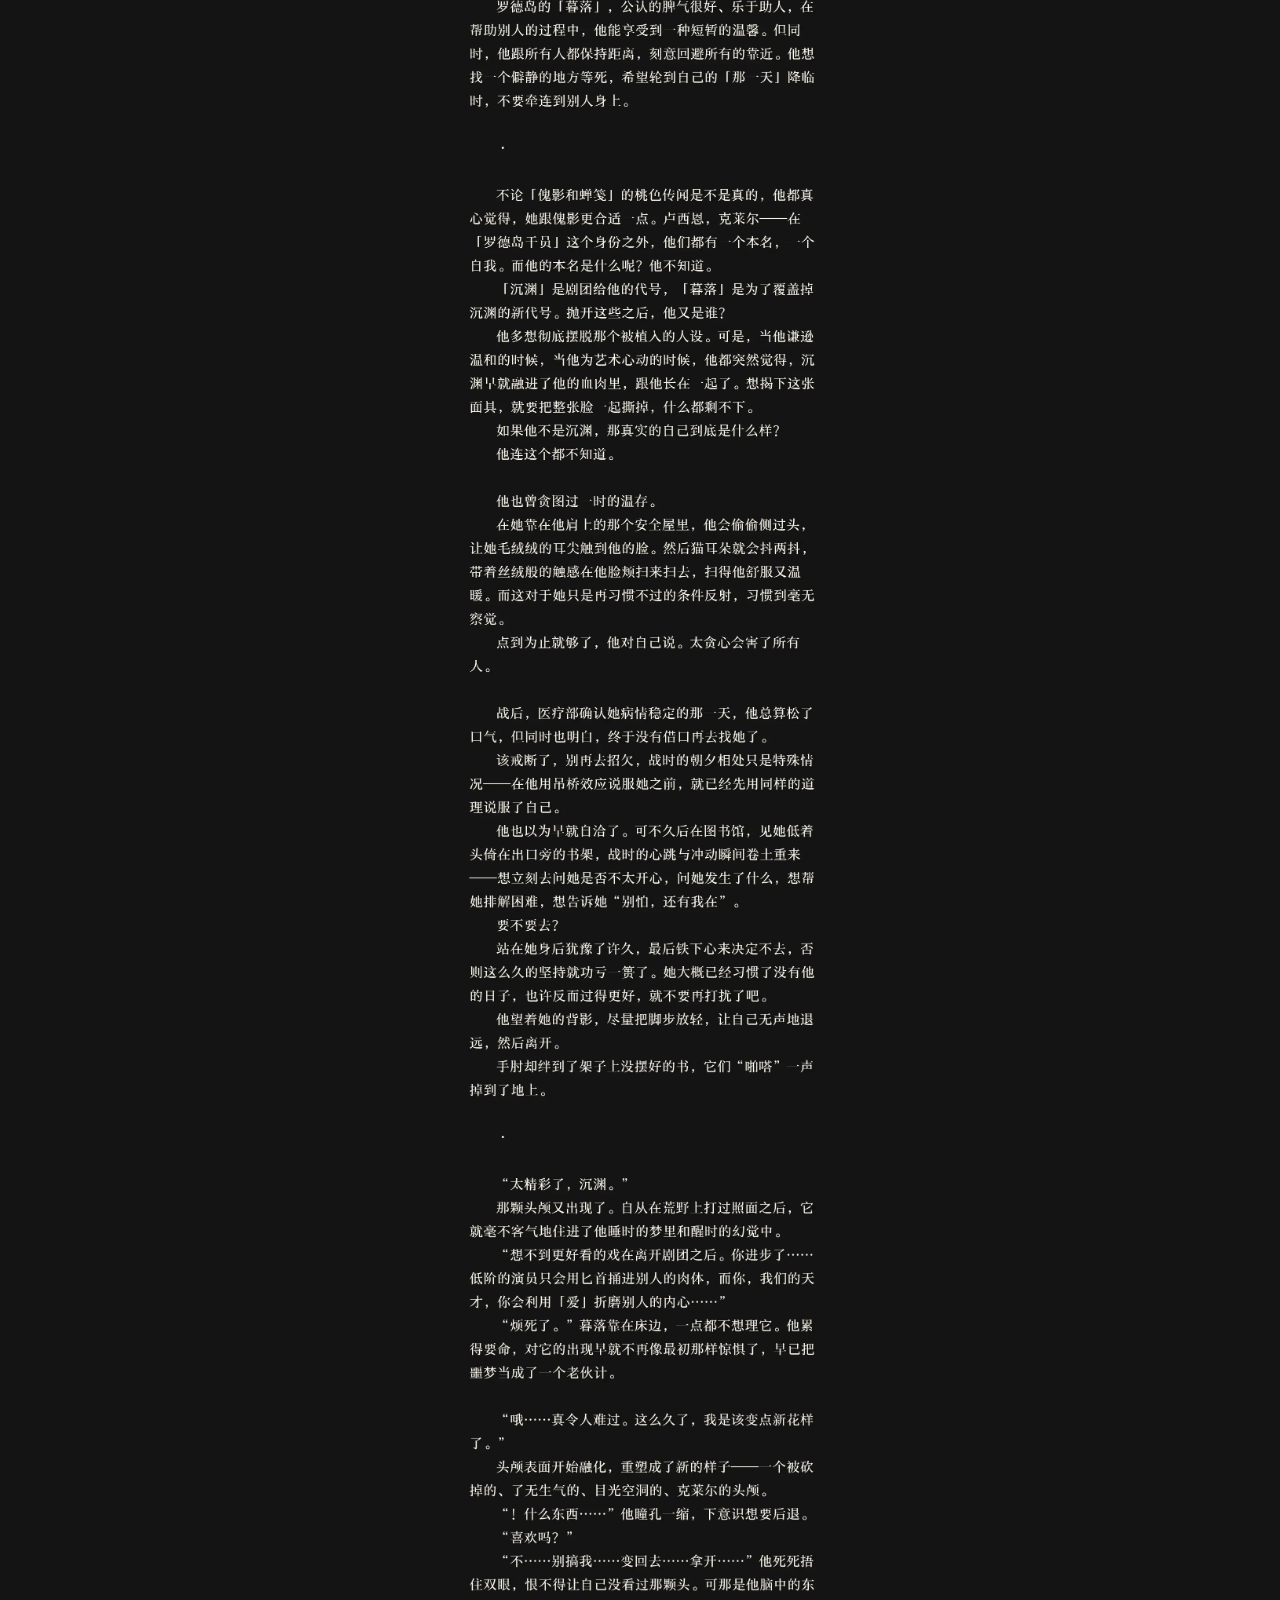
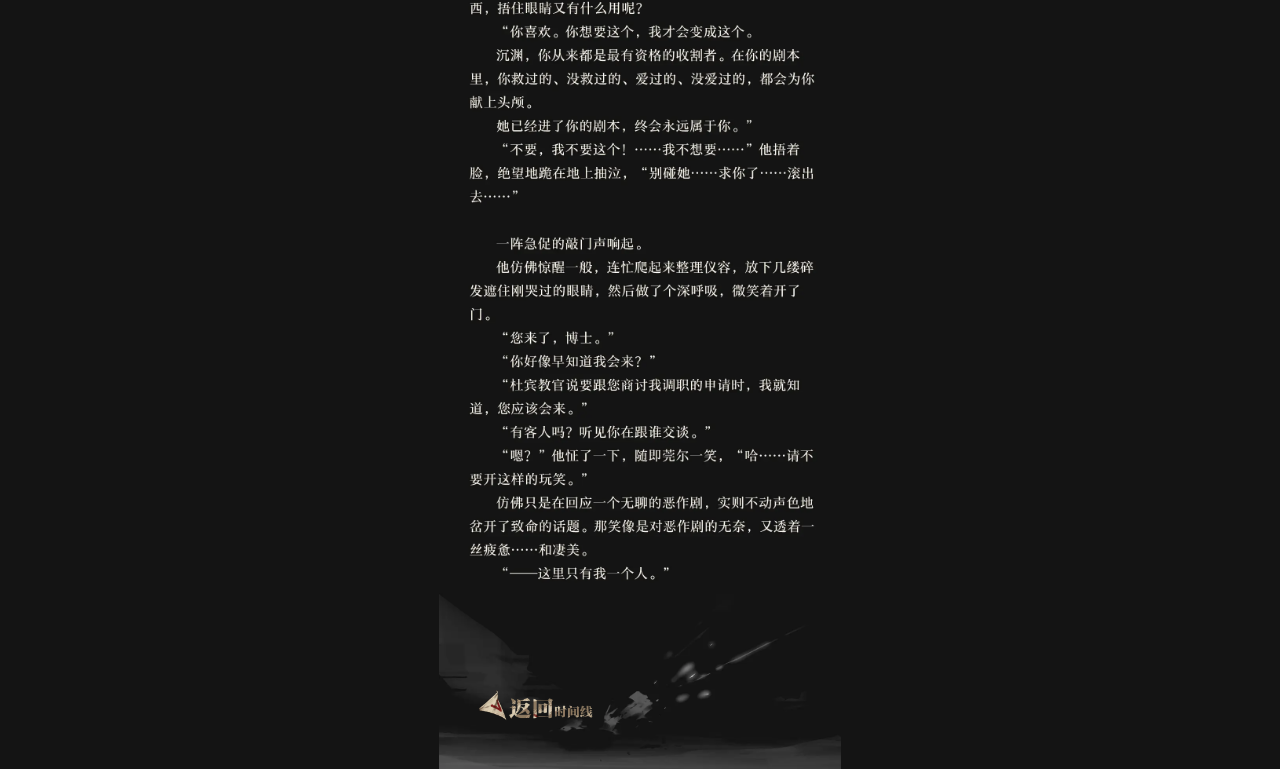
<file: cha6.html>
<!DOCTYPE html>
<html lang="zh">
<head>
<meta charset="UTF-8">
<meta name="viewport" content="width=device-width, initial-scale=1.0, maximum-scale=1.0, user-scalable=no">
<meta name="theme-color" content="#141414">
<link rel="stylesheet" href="css/style.css">
<title>Chapter 6 ｜ 头颅</title>
<style>
  .page {
    width: 100%;
    max-width: 402px;
    margin: 0 auto;
  }

  /* 长图和按钮的共同容器，宽度跟长图一致 */
  .image-wrap {
    position: relative;
    width: 100%;
  }

  .image-wrap img.long {
    display: block;
    width: 100%;
    height: auto;
  }
</style>
</head>
<body>

<div class="page">
  <div class="image-wrap">
    <img class="long" src="assets/cha6.webp" alt="第6章">
    <div class="bottom-bar">
      <a href="catalog.html">
        <img class="backicon" src="assets/backicon.webp" alt="进入目录">
      </a>
    </div>
  </div>
</div>

<script src="js/main.js"></script>

</body>
</html>
</file>
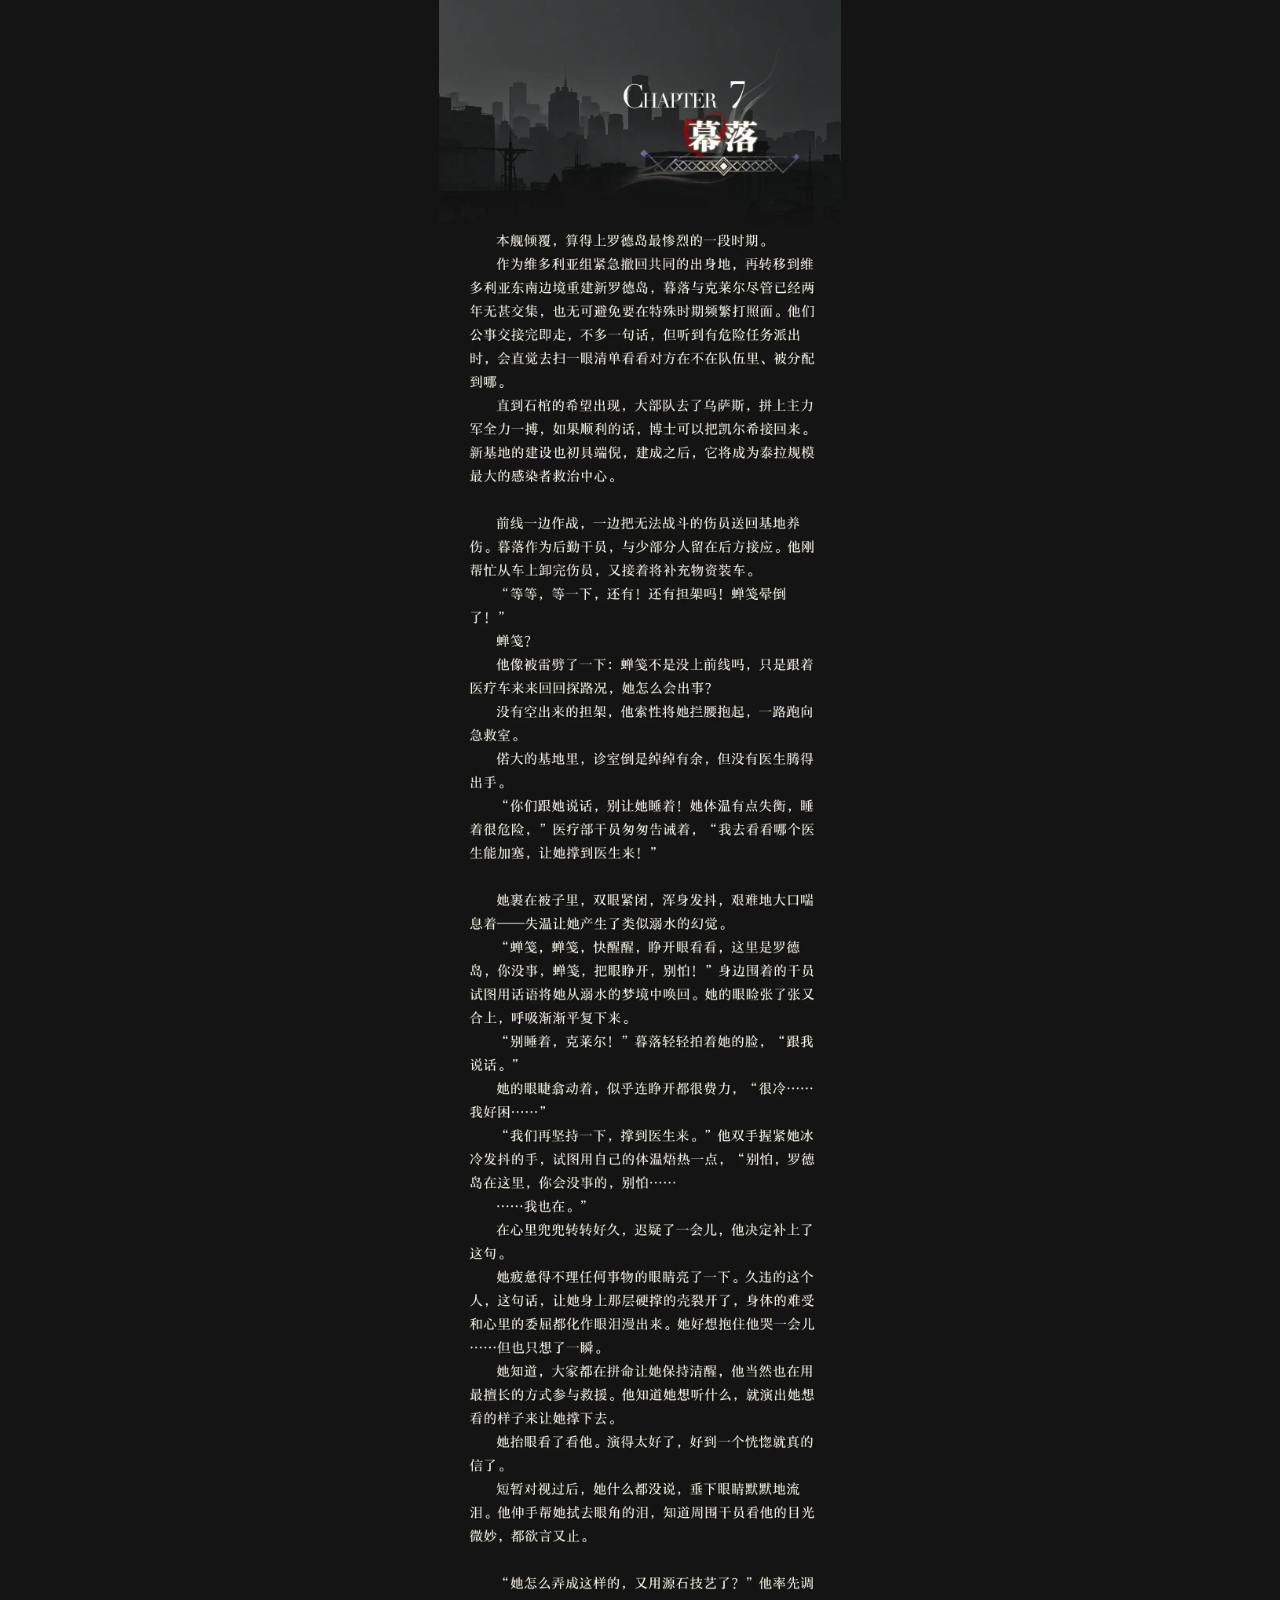
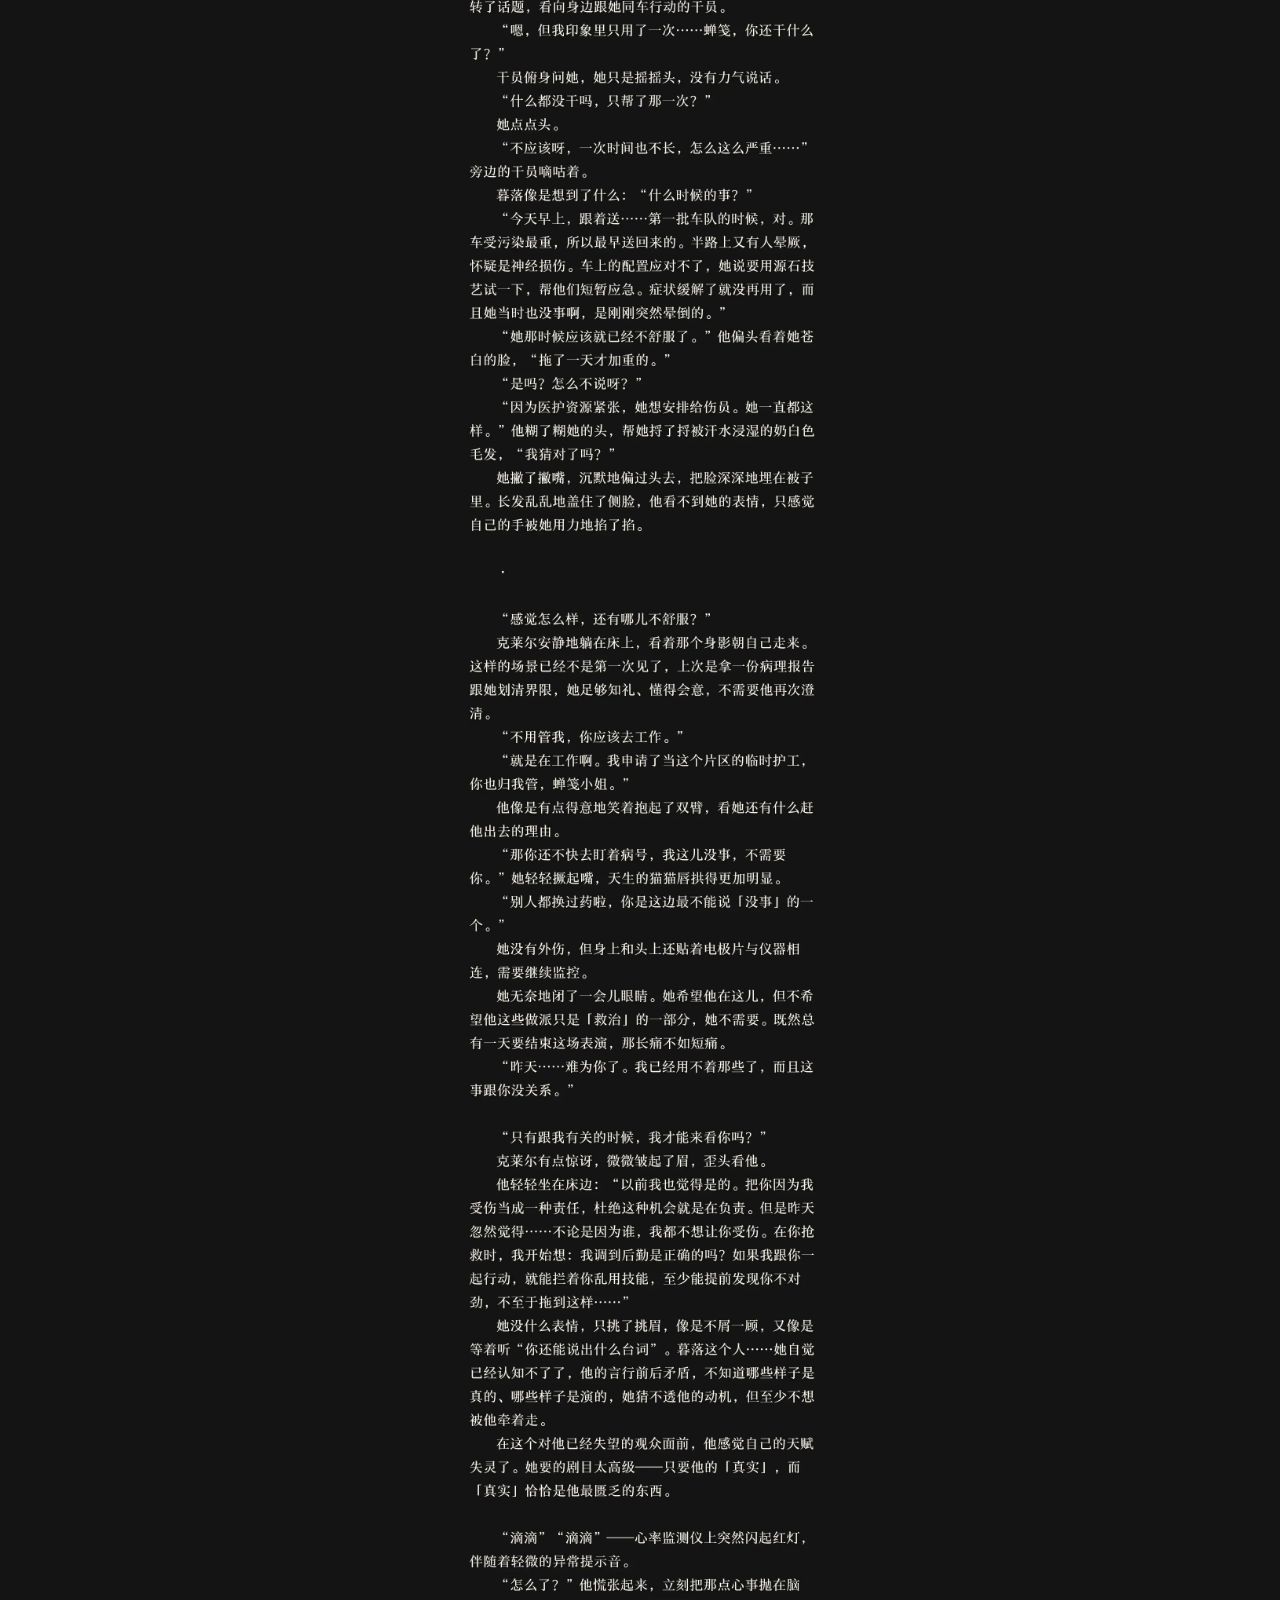
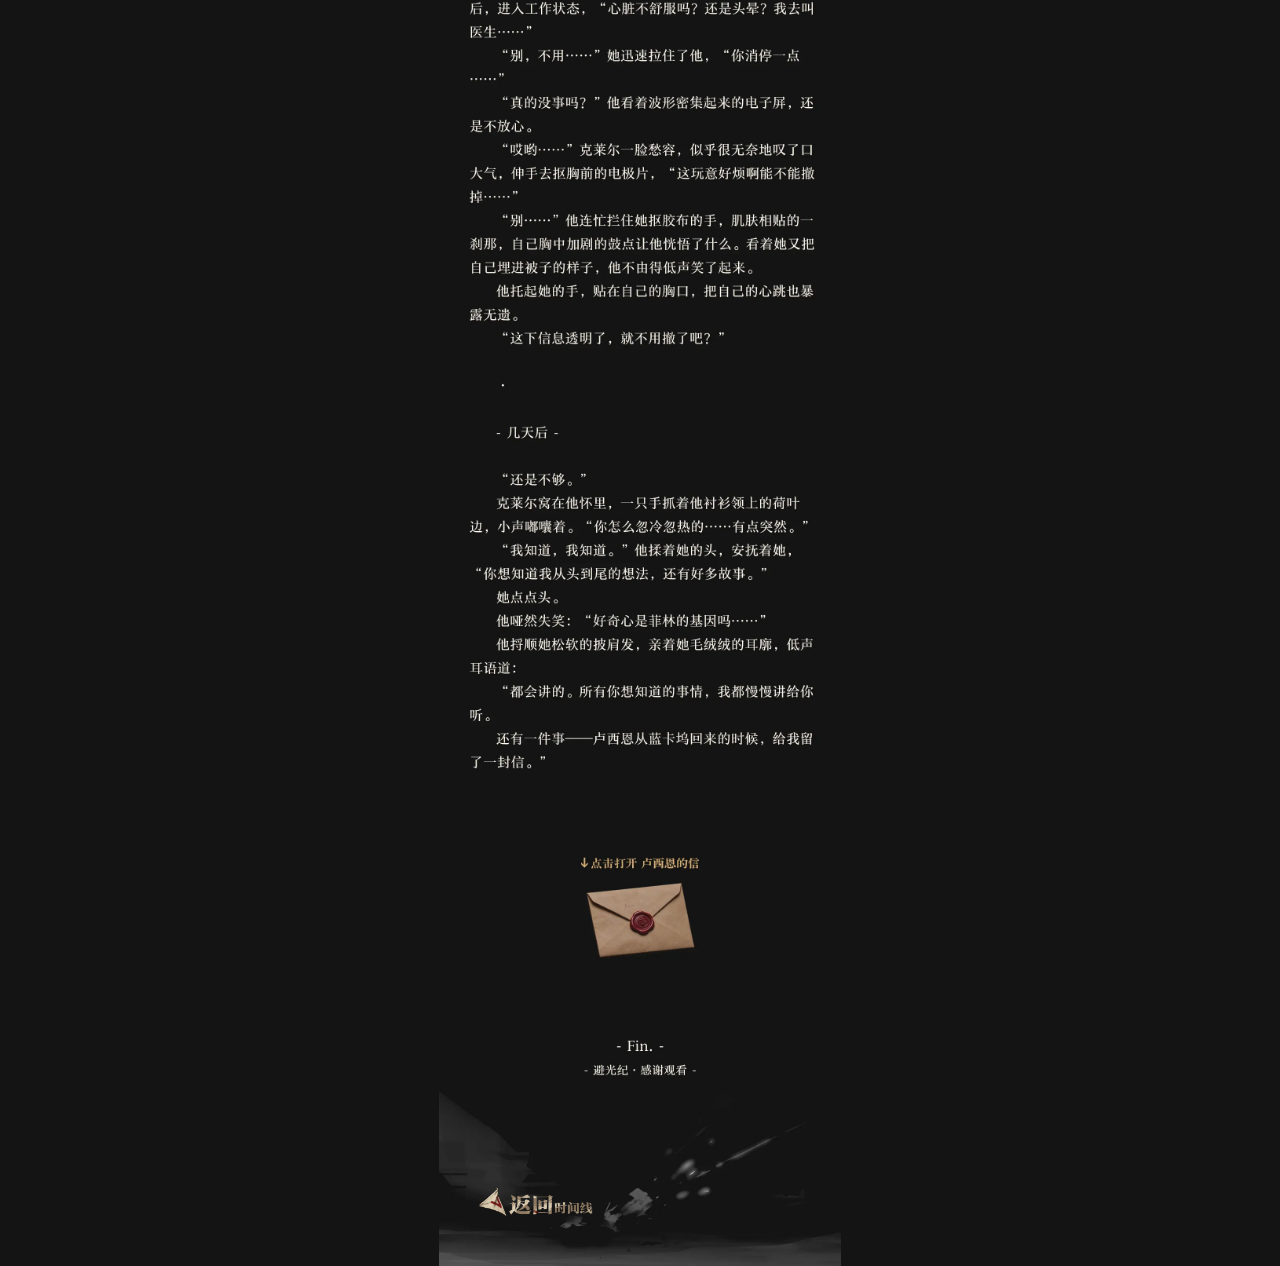
<file: cha7.html>
<!DOCTYPE html>
<html lang="zh">
<head>
<meta charset="UTF-8">
<meta name="viewport" content="width=device-width, initial-scale=1.0, maximum-scale=1.0, user-scalable=no">
<meta name="theme-color" content="#141414">
<link rel="stylesheet" href="css/style.css">
<title>Chapter 7 ｜ 幕落</title>
<style>
  .page {
    width: 100%;
    max-width: 402px;
    margin: 0 auto;
  }

  /* 长图和按钮的共同容器，宽度跟长图一致 */
  .image-wrap {
    position: relative;
    width: 100%;
  }

  .image-wrap img.long {
    display: block;
    width: 100%;
    height: auto;
  }

  #hs-letter {
    left: 34.77%;
    top: 90.83%;
    width: 30.47%;
    height: 2.29%;
  }

  /* 长弹窗滚动容器 */
  .popup-scroll {
    width: 100%;
    max-width: 402px;
    height: 100vh;
    overflow-y: auto;
    -webkit-overflow-scrolling: touch;
  }

  .popup-scroll img {
    width: 100%;
    display: block;
  }
</style>
</head>
<body>

<div class="page">
  <div class="image-wrap">
    <img class="long" src="assets/cha7.webp" alt="第7章">

    <div class="hotspot" id="hs-letter"></div>

    <div class="bottom-bar">
      <a href="catalog.html">
        <img class="backicon" src="assets/backicon.webp" alt="进入目录">
      </a>
    </div>
  </div>

  <div class="popup-overlay" id="popup-letter">
    <div class="popup-scroll">
      <img src="assets/letter.webp" alt="弹窗">
    </div>
  </div>
</div>

<script src="js/main.js"></script>
<script>
  const pairs = [
    { hotspot: 'hs-letter', popup: 'popup-letter' }
  ];

  pairs.forEach(function (pair) {
    const hs = document.getElementById(pair.hotspot);
    const popup = document.getElementById(pair.popup);
    if (!hs || !popup) return;

    hs.addEventListener('click', function (e) {
      e.stopPropagation();
      popup.classList.add('show');
    });
  });
</script>

</body>
</html>
</file>
<file: css/style.css>
/* 基础重置 */
* {
  margin: 0;
  padding: 0;
  box-sizing: border-box;
}

/* 页面背景和点击高亮 */
html,
body {
  background: #141414;
  -webkit-tap-highlight-color: transparent;
}

/* 页面淡入（保留 0.25s） */
body {
  opacity: 0;
  transition: opacity 0.3s ease;
}

body.loaded {
  opacity: 1;
}

/* 图片底部区域：高度 = 图片宽度的比例，贴在图片底部 */
.bottom-bar {
  position: absolute;
  left: 0;
  bottom: 0;
  width: 100%;
  aspect-ratio: 5 / 1;
}

/* backicon：贴在 .bottom-bar 顶部，离图片底边距离 = .bottom-bar 高度 */
.backicon {
  position: absolute;
  left: 10%;
  width: 30%;
  display: block;
}

/* 全局隐藏滚动条 */
* {
  scrollbar-width: none;
  /* Firefox */
  -ms-overflow-style: none;
  /* 旧版 Edge / IE */
}

*::-webkit-scrollbar {
  display: none;
  /* Chrome / Safari / 新版 Edge */
}

/* 热区：定位基准 = 所在容器 */
.hotspot {
  position: absolute;
  cursor: pointer;
  z-index: 5;
  /* 调试用，确认后删掉 */
  /* background: rgba(255, 0, 0, 0.3);
  outline: 2px dashed red; */
}

/* 弹窗层：盖住整个外壳，遮罩统一 50% */
.popup-overlay {
  position: fixed;
  top: 0;
  left: 50%;
  transform: translateX(-50%);
  width: 100%;
  max-width: 402px;
  height: 100vh;
  z-index: 99;
  display: flex;
  align-items: center;
  justify-content: center;
  background: rgba(0, 0, 0, 0.5);
  opacity: 0;
  pointer-events: none;
  transition: opacity 0.3s ease;
}

.popup-overlay.show {
  opacity: 1;
  pointer-events: auto;
}

/* 弹窗图片：宽度适配外壳，缩放统一 0.98 → 1 */
.popup-overlay img {
  width: 100%;
  display: block;
  transform: scale(0.98);
  transition: transform 0.3s ease;
}

.popup-overlay.show img {
  transform: scale(1);
}
</file>
